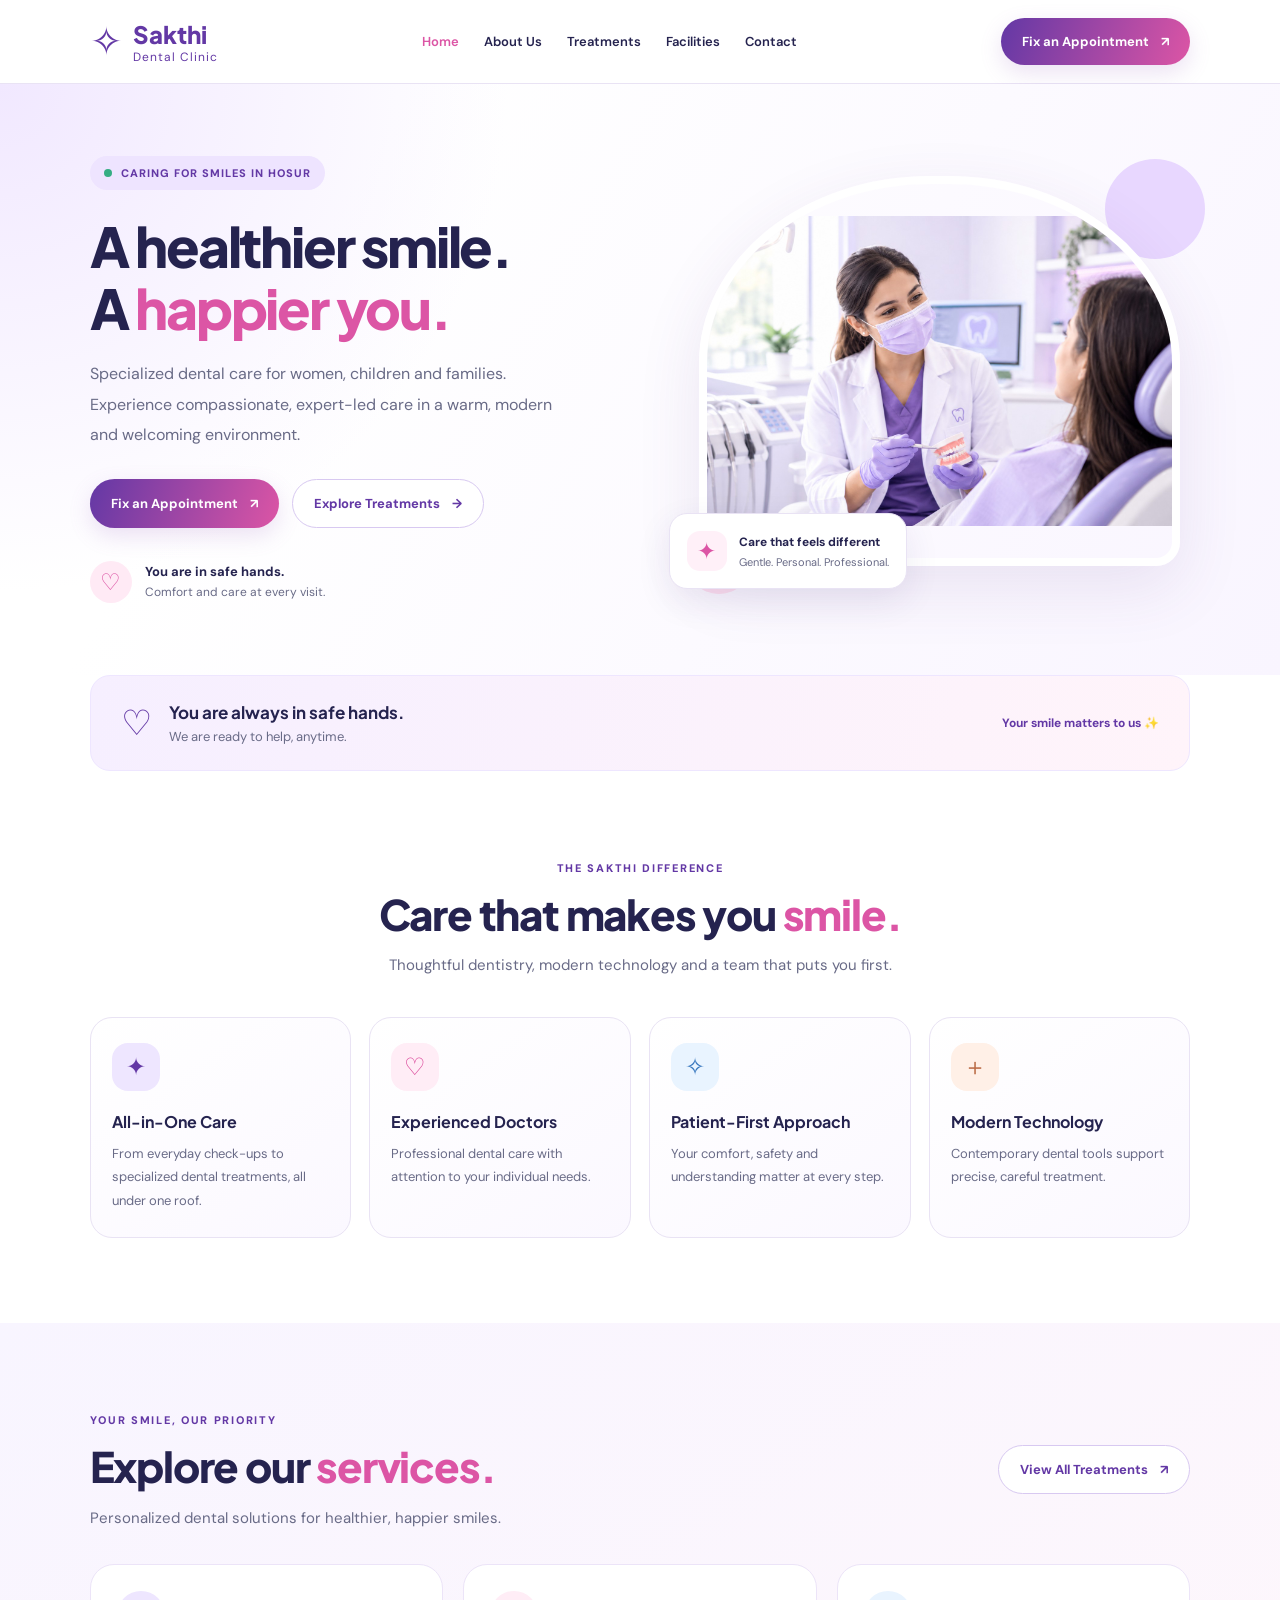
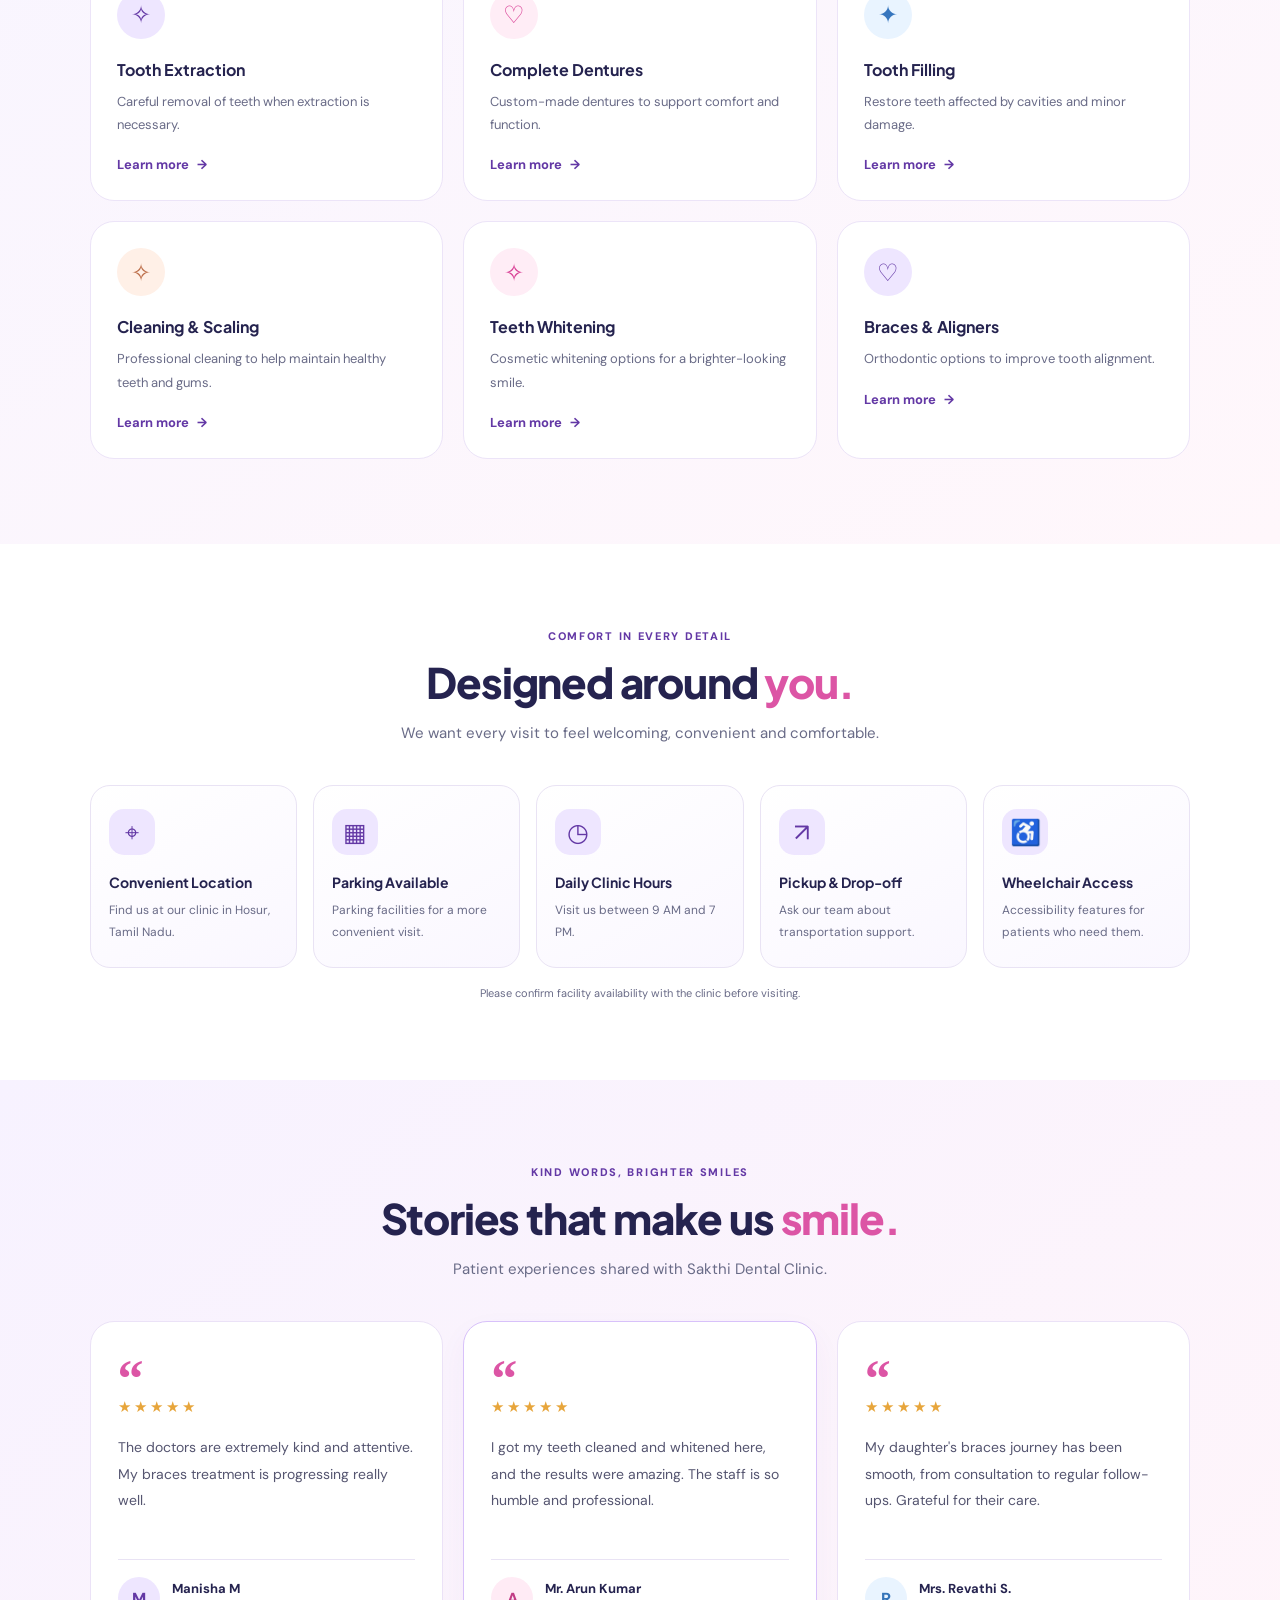
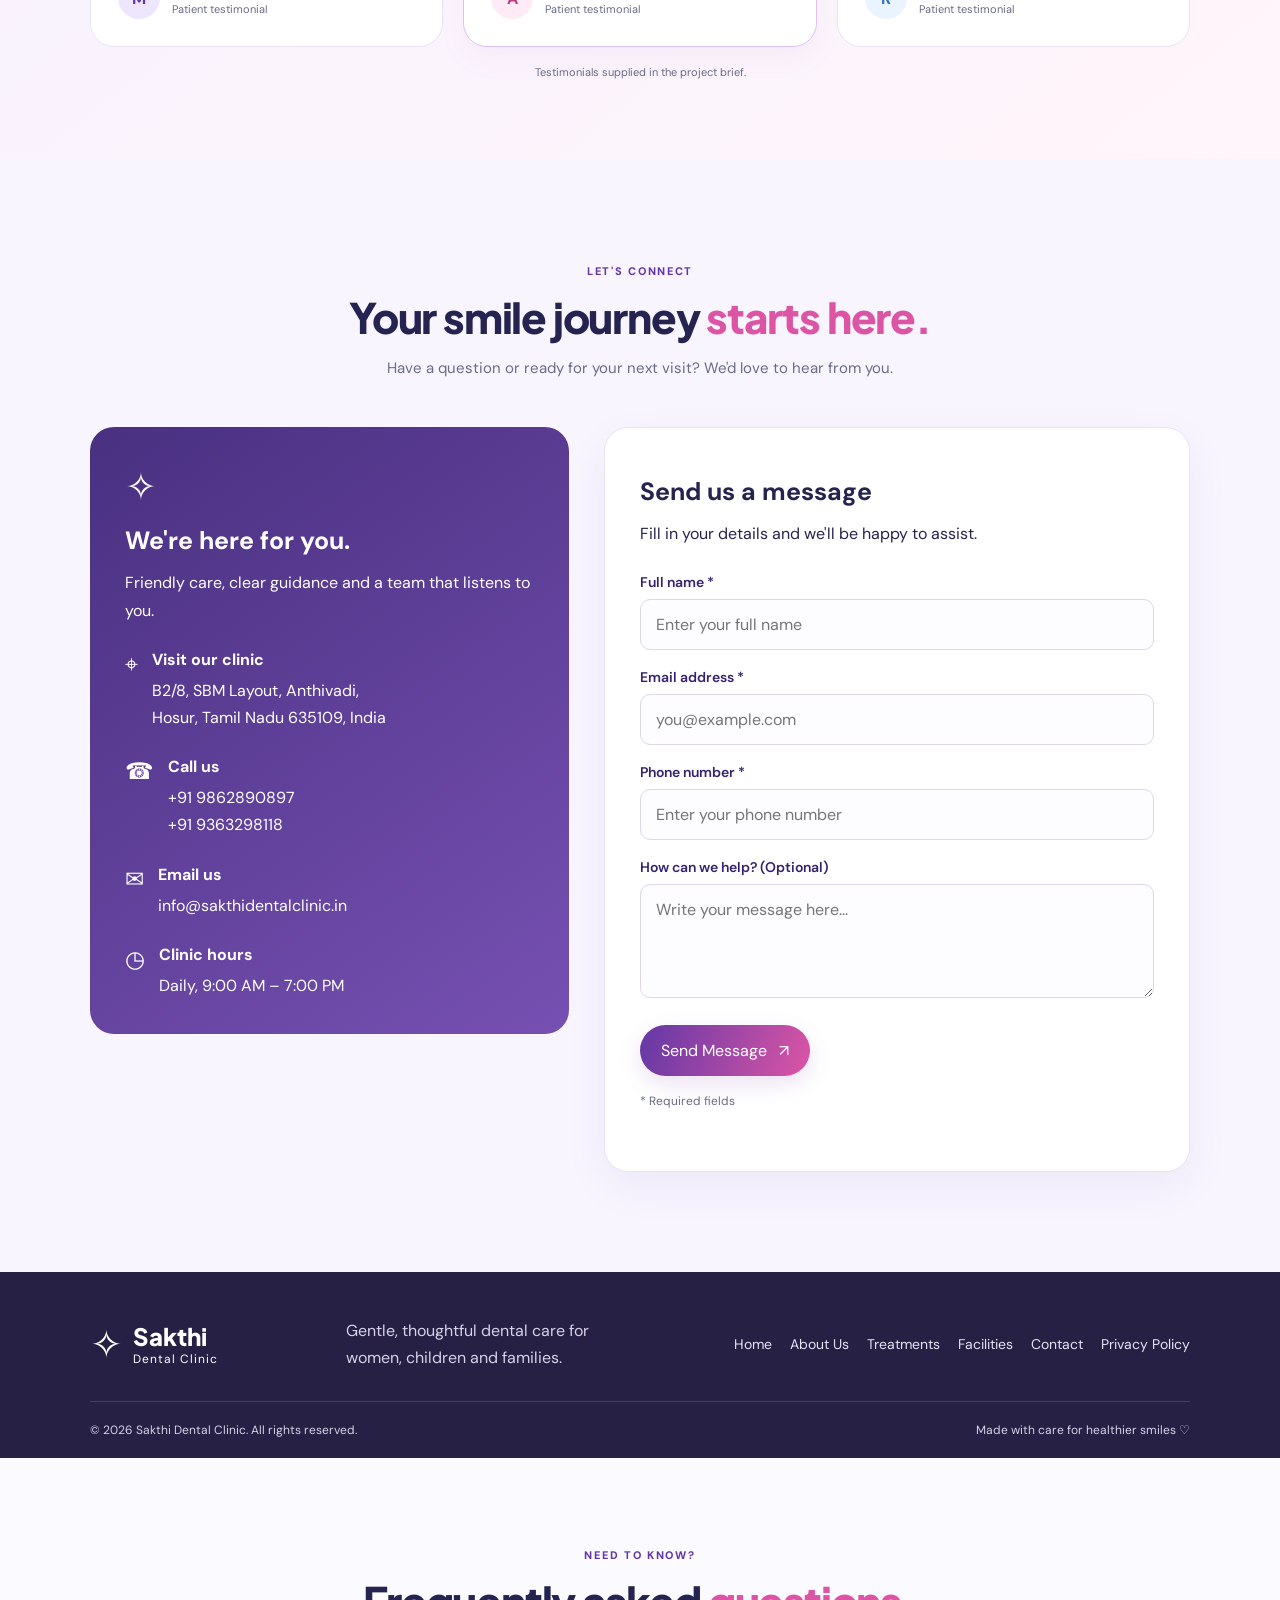
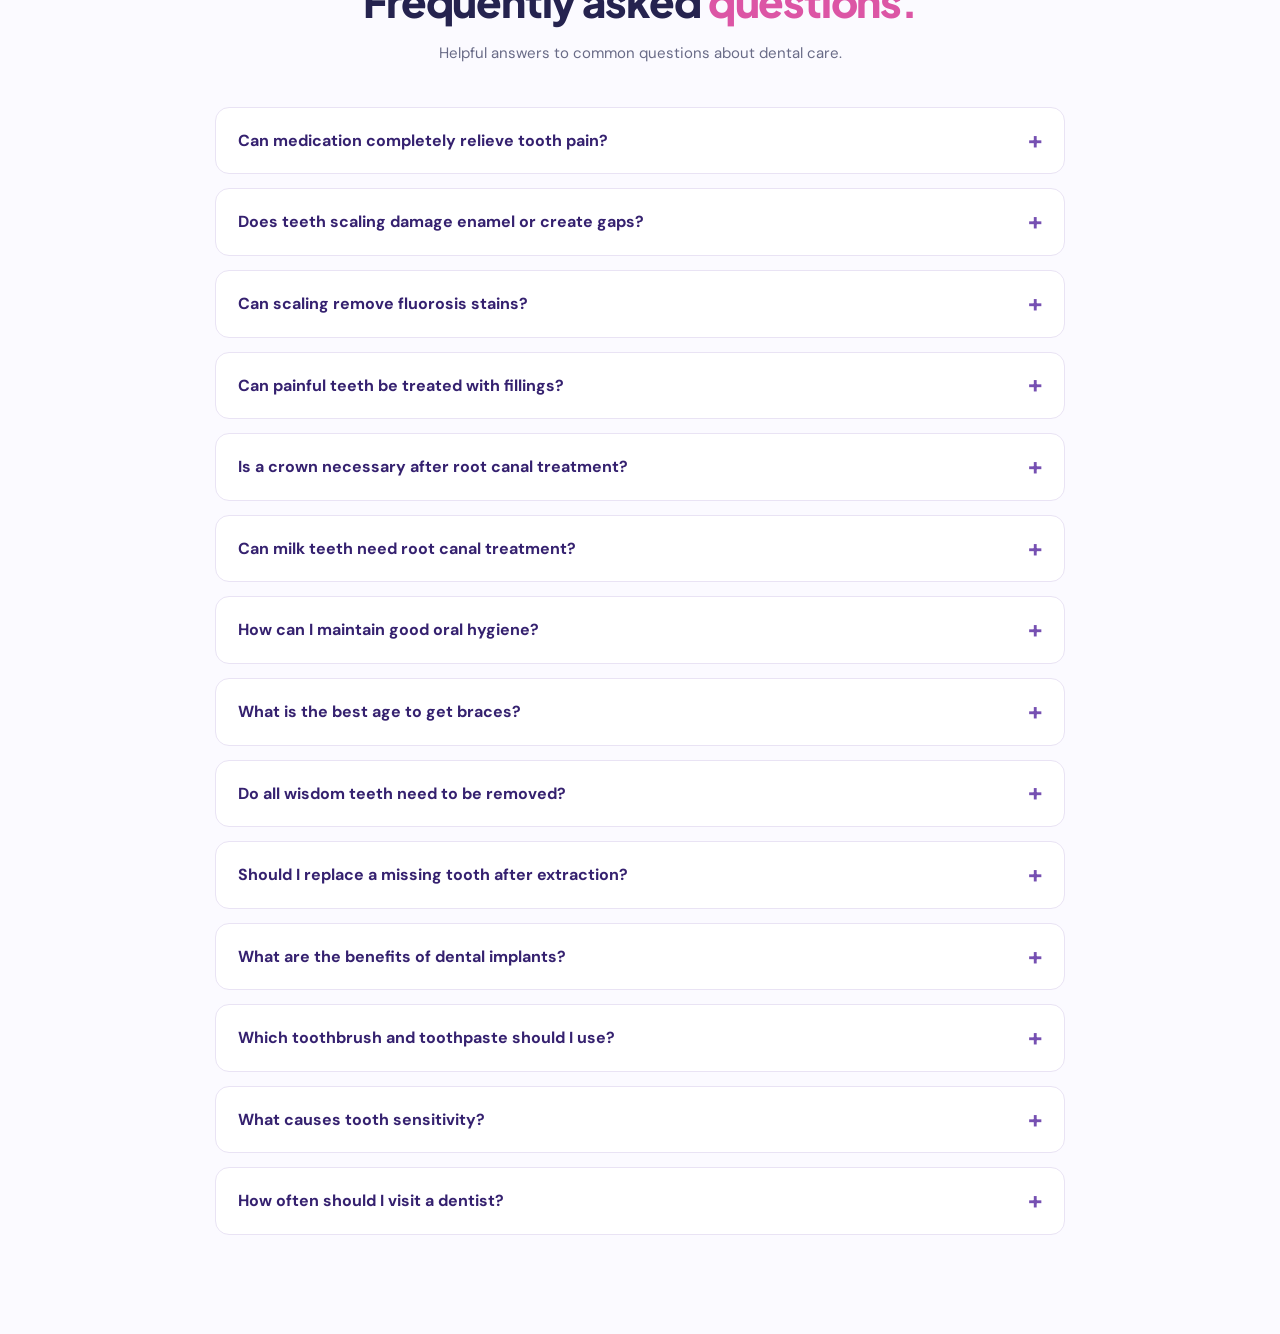
<file: index.html>
<!DOCTYPE html>
<html lang="en">
<head>
  <meta charset="UTF-8">
  <meta name="viewport" content="width=device-width, initial-scale=1.0">

  <meta name="description" content="Discover compassionate dental care for women, children and families at Sakthi Dental Clinic, Hosur.">

  <title>Sakthi Dental Clinic | Healthy Smiles, Happier Lives</title>

  <link rel="preconnect" href="https://fonts.googleapis.com">
  <link rel="preconnect" href="https://fonts.gstatic.com" crossorigin>
  <link href="https://fonts.googleapis.com/css2?family=DM+Sans:wght@400;500;600;700&family=Plus+Jakarta+Sans:wght@400;500;600;700;800&display=swap" rel="stylesheet">

  <link rel="stylesheet" href="style.css">
  <script src="script.js" defer></script>
</head>

<body>

  
<header class="site-header">
  <a href="index.html" class="brand">
    <span class="brand-icon">✧</span>
    <span>
      <strong>Sakthi</strong>
      <small>Dental Clinic</small>
    </span>
  </a>

  <nav class="nav-links" id="navLinks">
    <a href="index.html" class="active">Home</a>
    <a href="about.html">About Us</a>
    <a href="treatments.html">Treatments</a>
    <a href="#facilities">Facilities</a>
    <a href="#contact">Contact</a>
  </nav>

  <a href="#contact" class="btn btn-primary header-cta">
    Fix an Appointment <span>↗</span>
  </a>

  <button class="menu-toggle" id="menuToggle"
          aria-label="Toggle navigation"
          aria-expanded="false">
    ☰
  </button>
</header>

<main>
  <section class="hero" id="home">
    <div class="hero-content">
      <span class="eyebrow">
        <span class="status-dot"></span>
        CARING FOR SMILES IN HOSUR
      </span>

      <h1>
        A healthier smile.<br>
        A <span>happier you.</span>
      </h1>

      <p class="hero-description">
        Specialized dental care for women, children and families.
        Experience compassionate, expert-led care in a warm,
        modern and welcoming environment.
      </p>

      <div class="hero-actions">
        <a href="#contact" class="btn btn-primary">
          Fix an Appointment <span>↗</span>
        </a>
        <a href="#treatments" class="btn btn-outline">
          Explore Treatments <span>→</span>
        </a>
      </div>

      <div class="hero-trust">
        <span class="trust-icon">♡</span>
        <p><strong>You are in safe hands.</strong>
          <small>Comfort and care at every visit.</small>
        </p>
      </div>
    </div>

    <div class="hero-visual">
      <div class="hero-image-frame">
        <img src="images/dentist-hero.png" alt="Female dentist explaining dental care to a patient" loading="eager">
      </div>

      <div class="floating-card">
        <span class="floating-icon">✦</span>
        <span>
          <strong>Care that feels different</strong>
          <small>Gentle. Personal. Professional.</small>
        </span>
      </div>

      <div class="decor decor-one"></div>
      <div class="decor decor-two"></div>
    </div>
  </section>

  <section class="assurance">
    <span class="assurance-icon">♡</span>
    <div>
      <h2>You are always in safe hands.</h2>
      <p>We are ready to help, anytime.</p>
    </div>
    <span class="assurance-note">Your smile matters to us ✨</span>
  </section>
  
<section class="why-section" id="about">
  <div class="section-heading">
    <span class="section-tag">THE SAKTHI DIFFERENCE</span>
    <h2>Care that makes you <span>smile.</span></h2>
    <p>Thoughtful dentistry, modern technology and a team that puts you first.</p>
  </div>

  <div class="benefit-grid">
    <article class="benefit-card">
      <span class="benefit-icon lavender">✦</span>
      <h3>All-in-One Care</h3>
      <p>From everyday check-ups to specialized dental treatments, all under one roof.</p>
    </article>

    <article class="benefit-card">
      <span class="benefit-icon pink">♡</span>
      <h3>Experienced Doctors</h3>
      <p>Professional dental care with attention to your individual needs.</p>
    </article>

    <article class="benefit-card">
      <span class="benefit-icon blue">✧</span>
      <h3>Patient-First Approach</h3>
      <p>Your comfort, safety and understanding matter at every step.</p>
    </article>

    <article class="benefit-card">
      <span class="benefit-icon peach">＋</span>
      <h3>Modern Technology</h3>
      <p>Contemporary dental tools support precise, careful treatment.</p>
    </article>
  </div>
</section>

<section class="treatments-section" id="treatments">
  <div class="treatments-heading">
    <div class="section-heading align-left">
      <span class="section-tag">YOUR SMILE, OUR PRIORITY</span>
      <h2>Explore our <span>services.</span></h2>
      <p>Personalized dental solutions for healthier, happier smiles.</p>
    </div>

    <a href="treatments.html" class="btn btn-outline">
      View All Treatments <span>↗</span>
    </a>
  </div>

  <div class="treatment-grid">
    <article class="treatment-card">
      <span class="treatment-icon">✧</span>
      <h3>Tooth Extraction</h3>
      <p>Careful removal of teeth when extraction is necessary.</p>
      <a href="treatments.html">Learn more <span>→</span></a>
    </article>

    <article class="treatment-card">
      <span class="treatment-icon pink">♡</span>
      <h3>Complete Dentures</h3>
      <p>Custom-made dentures to support comfort and function.</p>
      <a href="treatments.html">Learn more <span>→</span></a>
    </article>

    <article class="treatment-card">
      <span class="treatment-icon blue">✦</span>
      <h3>Tooth Filling</h3>
      <p>Restore teeth affected by cavities and minor damage.</p>
      <a href="treatments.html">Learn more <span>→</span></a>
    </article>

    <article class="treatment-card">
      <span class="treatment-icon peach">✧</span>
      <h3>Cleaning & Scaling</h3>
      <p>Professional cleaning to help maintain healthy teeth and gums.</p>
      <a href="treatments.html">Learn more <span>→</span></a>
    </article>

    <article class="treatment-card">
      <span class="treatment-icon pink">✧</span>
      <h3>Teeth Whitening</h3>
      <p>Cosmetic whitening options for a brighter-looking smile.</p>
      <a href="treatments.html">Learn more <span>→</span></a>
    </article>

    <article class="treatment-card">
      <span class="treatment-icon lavender">♡</span>
      <h3>Braces & Aligners</h3>
      <p>Orthodontic options to improve tooth alignment.</p>
      <a href="treatments.html">Learn more <span>→</span></a>
    </article>
  </div>
</section>

<section class="facilities-section" id="facilities">
  <div class="section-heading">
    <span class="section-tag">COMFORT IN EVERY DETAIL</span>
    <h2>Designed around <span>you.</span></h2>
    <p>We want every visit to feel welcoming, convenient and comfortable.</p>
  </div>

  <div class="facility-grid">
    <article class="facility-card">
      <span class="facility-icon">⌖</span>
      <h3>Convenient Location</h3>
      <p>Find us at our clinic in Hosur, Tamil Nadu.</p>
    </article>

    <article class="facility-card">
      <span class="facility-icon">▦</span>
      <h3>Parking Available</h3>
      <p>Parking facilities for a more convenient visit.</p>
    </article>

    <article class="facility-card">
      <span class="facility-icon">◷</span>
      <h3>Daily Clinic Hours</h3>
      <p>Visit us between 9 AM and 7 PM.</p>
    </article>

    <article class="facility-card">
      <span class="facility-icon">↗</span>
      <h3>Pickup & Drop-off</h3>
      <p>Ask our team about transportation support.</p>
    </article>

    <article class="facility-card">
      <span class="facility-icon">♿</span>
      <h3>Wheelchair Access</h3>
      <p>Accessibility features for patients who need them.</p>
    </article>
  </div>
  <p class="facility-note">Please confirm facility availability with the clinic before visiting.</p>
</section>

<section class="testimonials-section" id="testimonials">
  <div class="section-heading">
    <span class="section-tag">KIND WORDS, BRIGHTER SMILES</span>
    <h2>Stories that make us <span>smile.</span></h2>
    <p>Patient experiences shared with Sakthi Dental Clinic.</p>
  </div>

  <div class="testimonial-grid">
    <article class="testimonial-card">
      <div class="quote-mark">“</div>
      <div class="stars" aria-label="5 out of 5 stars">★★★★★</div>
      <p class="quote-text">
        The doctors are extremely kind and attentive. My braces
        treatment is progressing really well.
      </p>
      <div class="reviewer">
        <span class="review-avatar avatar-one">M</span>
        <span><strong>Manisha M</strong><small>Patient testimonial</small></span>
      </div>
    </article>

    <article class="testimonial-card featured-review">
      <div class="quote-mark">“</div>
      <div class="stars" aria-label="5 out of 5 stars">★★★★★</div>
      <p class="quote-text">
        I got my teeth cleaned and whitened here, and the results
        were amazing. The staff is so humble and professional.
      </p>
      <div class="reviewer">
        <span class="review-avatar avatar-two">A</span>
        <span><strong>Mr. Arun Kumar</strong><small>Patient testimonial</small></span>
      </div>
    </article>

    <article class="testimonial-card">
      <div class="quote-mark">“</div>
      <div class="stars" aria-label="5 out of 5 stars">★★★★★</div>
      <p class="quote-text">
        My daughter's braces journey has been smooth, from
        consultation to regular follow-ups. Grateful for their care.
      </p>
      <div class="reviewer">
        <span class="review-avatar avatar-three">R</span>
        <span><strong>Mrs. Revathi S.</strong><small>Patient testimonial</small></span>
      </div>
    </article>
  </div>
  <p class="testimonial-note">Testimonials supplied in the project brief.</p>
</section>

<section class="contact-section" id="contact">
  <div class="section-heading">
    <span class="section-tag">LET'S CONNECT</span>
    <h2>Your smile journey <span>starts here.</span></h2>
    <p>Have a question or ready for your next visit? We'd love to hear from you.</p>
  </div>

  <div class="contact-layout">
    <div class="contact-info">
      <span class="contact-symbol">✧</span>
      <h3>We're here for you.</h3>
      <p>Friendly care, clear guidance and a team that listens to you.</p>

      <div class="contact-detail">
        <span>⌖</span>
        <div>
          <strong>Visit our clinic</strong>
          <p>B2/8, SBM Layout, Anthivadi,<br>Hosur, Tamil Nadu 635109, India</p>
        </div>
      </div>

      <div class="contact-detail">
        <span>☎</span>
        <div>
          <strong>Call us</strong>
          <p>+91 9862890897<br>+91 9363298118</p>
        </div>
      </div>

      <div class="contact-detail">
        <span>✉</span>
        <div>
          <strong>Email us</strong>
          <p>info@sakthidentalclinic.in</p>
        </div>
      </div>

      <div class="contact-detail">
        <span>◷</span>
        <div>
          <strong>Clinic hours</strong>
          <p>Daily, 9:00 AM – 7:00 PM</p>
        </div>
      </div>
    </div>

    <form class="contact-form" id="contactForm">
      <h3>Send us a message</h3>
      <p>Fill in your details and we'll be happy to assist.</p>

      <label for="fullName">Full name *</label>
      <input type="text" id="fullName" name="name"
        placeholder="Enter your full name" required>

      <label for="email">Email address *</label>
      <input type="email" id="email" name="email"
        placeholder="you@example.com" required>

      <label for="phone">Phone number *</label>
      <input type="tel" id="phone" name="phone"
        placeholder="Enter your phone number"
        pattern="[0-9+\-\s()]{7,20}" required>

      <label for="message">How can we help? (Optional)</label>
      <textarea id="message" name="message" rows="4"
        placeholder="Write your message here..."></textarea>

      <button type="submit" class="btn btn-primary form-submit">
        Send Message <span>↗</span>
      </button>

      <p class="form-note" id="formNote" role="status">
        * Required fields
      </p>
    </form>
  </div>
</section>

<footer class="site-footer">
  <div class="footer-main">
    <a href="index.html" class="brand footer-brand">
      <span class="brand-icon">✧</span>
      <span><strong>Sakthi</strong><small>Dental Clinic</small></span>
    </a>

    <p>Gentle, thoughtful dental care for women, children and families.</p>

    <div class="footer-links">
      <a href="index.html">Home</a>
      <a href="about.html">About Us</a>
      <a href="treatments.html">Treatments</a>
      <a href="#facilities">Facilities</a>
      <a href="#contact">Contact</a>
      <a href="privacy.html">Privacy Policy</a>
    </div>
  </div>

  <div class="footer-bottom">
    <p>© <span id="currentYear"></span> Sakthi Dental Clinic. All rights reserved.</p>
    <p>Made with care for healthier smiles ♡</p>
  </div>
</footer>

<section class="faq-section" id="faqs">
  <div class="section-heading">
    <span class="section-tag">NEED TO KNOW?</span>
    <h2>Frequently asked <span>questions.</span></h2>
    <p>Helpful answers to common questions about dental care.</p>
  </div>

  <div class="faq-list">
    <details class="faq-item">
      <summary>Can medication completely relieve tooth pain?</summary>
      <p>Not entirely. While medications may offer short-term relief, lasting relief requires identifying and treating the root cause through professional dental care.</p>
    </details>

    <details class="faq-item">
      <summary>Does teeth scaling damage enamel or create gaps?</summary>
      <p>No. Scaling removes plaque and tartar. Temporary sensitivity may occur, but scaling does not damage healthy enamel or create gaps between teeth.</p>
    </details>

    <details class="faq-item">
      <summary>Can scaling remove fluorosis stains?</summary>
      <p>Scaling removes surface stains but not fluorosis, which is an internal stain. A dentist can discuss suitable cosmetic options.</p>
    </details>

    <details class="faq-item">
      <summary>Can painful teeth be treated with fillings?</summary>
      <p>Not always. If decay reaches the tooth pulp, root canal treatment or extraction may be considered after a dental examination.</p>
    </details>

    <details class="faq-item">
      <summary>Is a crown necessary after root canal treatment?</summary>
      <p>A crown is often recommended to protect a treated tooth, depending on how much tooth structure remains and the tooth's condition.</p>
    </details>

    <details class="faq-item">
      <summary>Can milk teeth need root canal treatment?</summary>
      <p>Yes. In some cases, treatment can preserve a badly decayed milk tooth and help prevent infection or premature tooth loss.</p>
    </details>

    <details class="faq-item">
      <summary>How can I maintain good oral hygiene?</summary>
      <p>Brush twice daily with fluoride toothpaste, clean between your teeth, rinse after meals when appropriate, and schedule regular dental check-ups.</p>
    </details>

    <details class="faq-item">
      <summary>What is the best age to get braces?</summary>
      <p>It depends on the individual. Many children are assessed for orthodontic treatment around ages 7–12, while braces may be fitted later depending on their needs.</p>
    </details>

    <details class="faq-item">
      <summary>Do all wisdom teeth need to be removed?</summary>
      <p>No. Removal may be recommended if wisdom teeth cause problems such as infection, impaction or damage to nearby teeth.</p>
    </details>

    <details class="faq-item">
      <summary>Should I replace a missing tooth after extraction?</summary>
      <p>Replacement may help restore chewing and appearance and maintain bite function. Ask your dentist which options suit your situation.</p>
    </details>

    <details class="faq-item">
      <summary>What are the benefits of dental implants?</summary>
      <p>Dental implants can replace missing teeth and support chewing function and appearance. Suitability depends on an individual's oral health.</p>
    </details>

    <details class="faq-item">
      <summary>Which toothbrush and toothpaste should I use?</summary>
      <p>Choose a soft-bristled toothbrush and fluoride toothpaste. Replace your toothbrush regularly, typically every three months or sooner if worn.</p>
    </details>

    <details class="faq-item">
      <summary>What causes tooth sensitivity?</summary>
      <p>Possible causes include enamel wear, tooth decay, exposed roots and cracks. A dentist can help identify the cause.</p>
    </details>

    <details class="faq-item">
      <summary>How often should I visit a dentist?</summary>
      <p>Many people benefit from check-ups every six months, but your dentist may recommend a different schedule based on your oral health.</p>
    </details>
  </div>
</section>

</main>


</body>
</html>
</file>
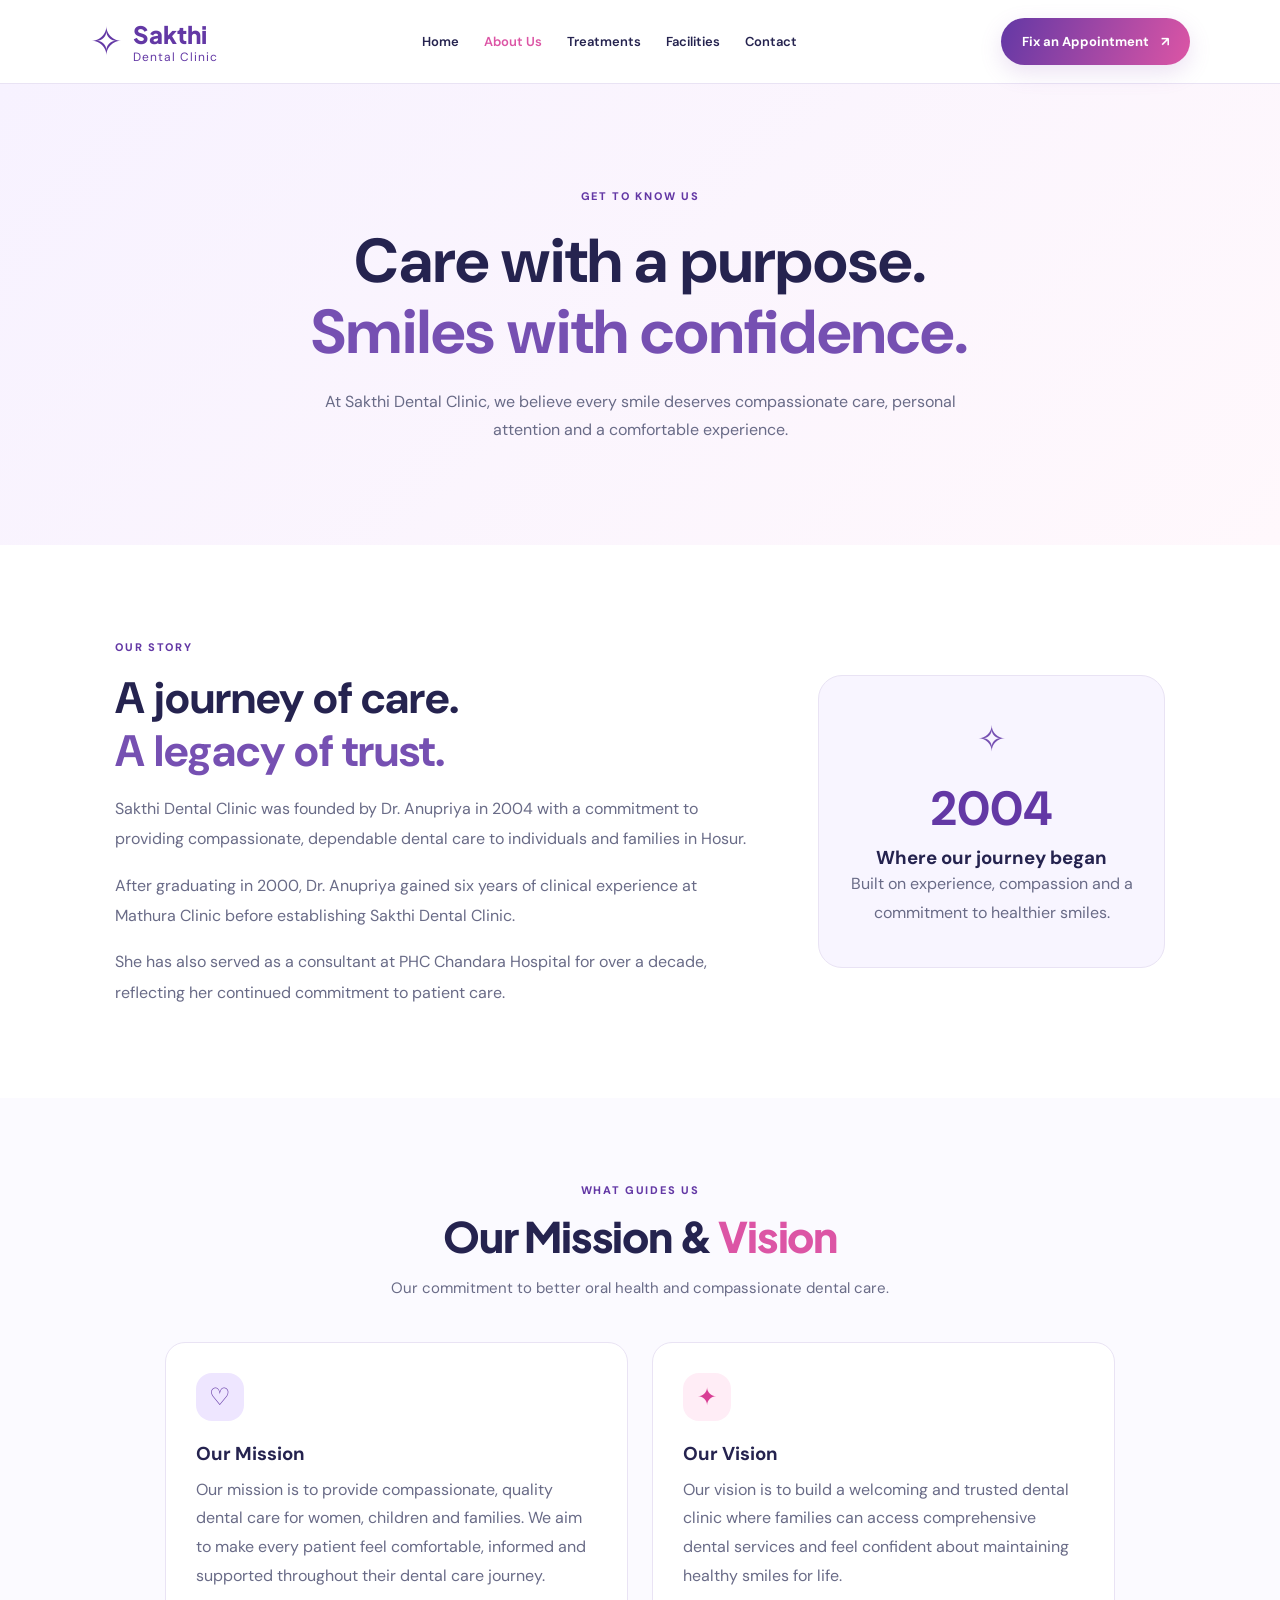
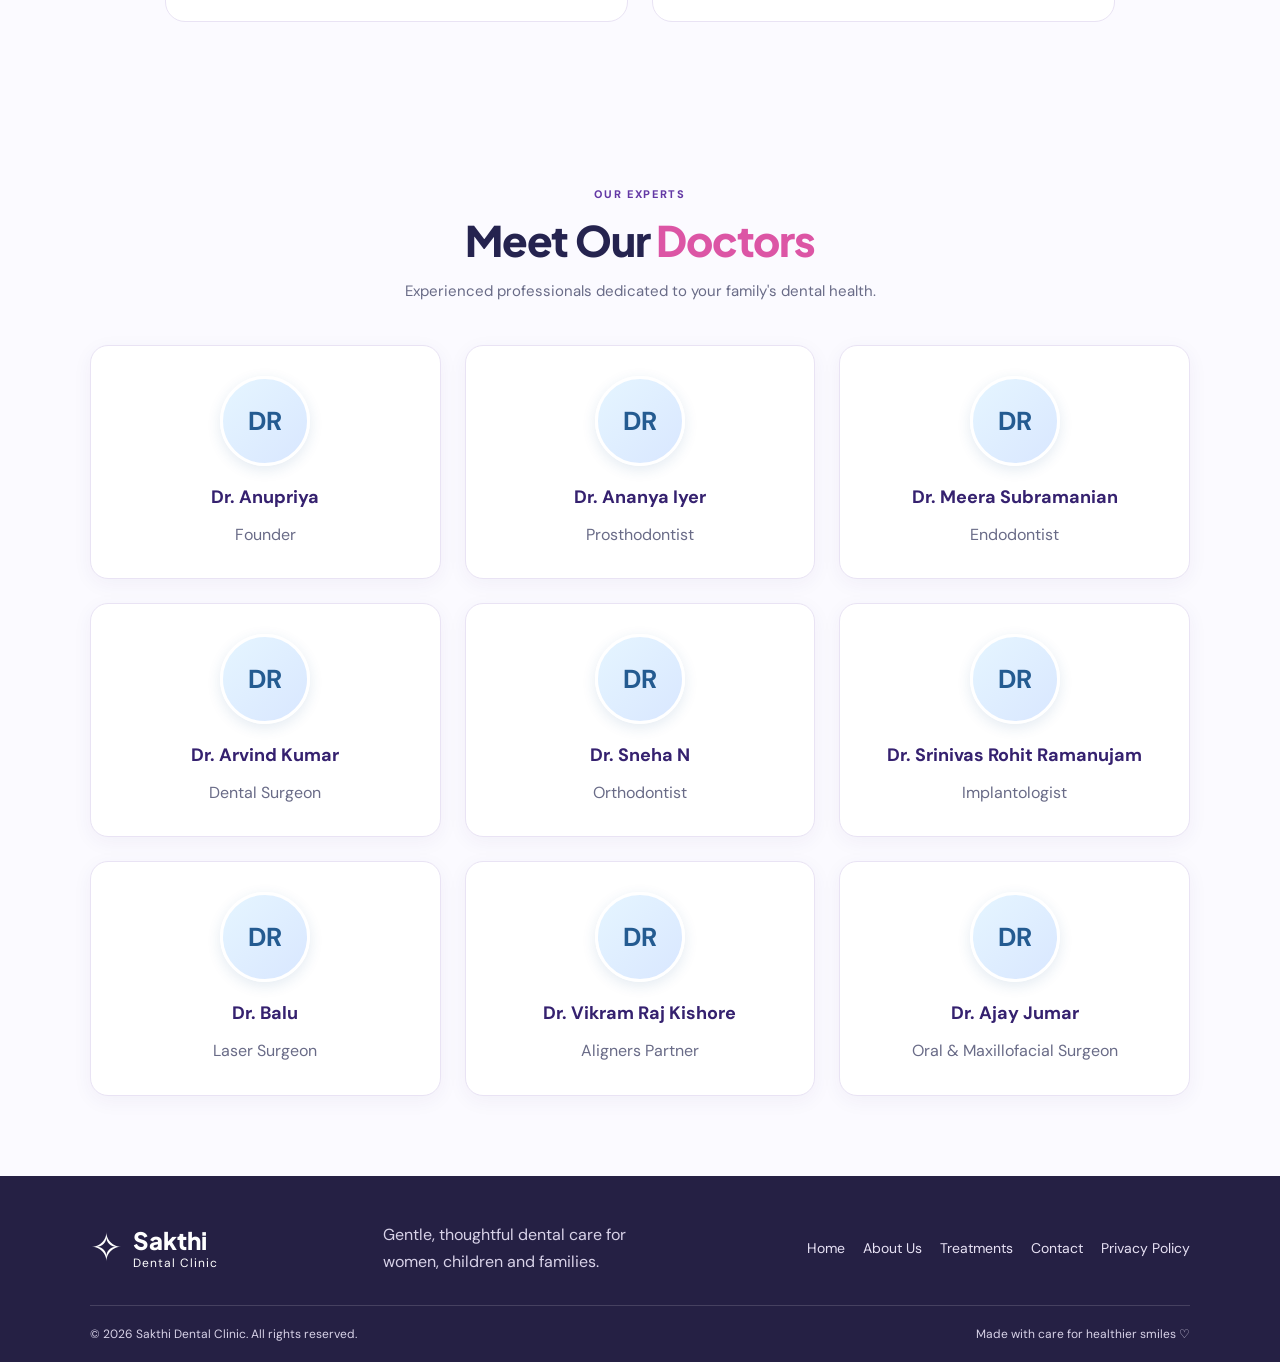
<file: about.html>
<!DOCTYPE html>
<html lang="en">
<head>
  <meta charset="UTF-8">
  <meta name="viewport" content="width=device-width, initial-scale=1.0">
  <meta name="description" content="Learn about Sakthi Dental Clinic in Hosur, our team, mission and commitment to compassionate dental care.">
  <title>About Us | Sakthi Dental Clinic</title>

  <link rel="preconnect" href="https://fonts.googleapis.com">
  <link rel="preconnect" href="https://fonts.gstatic.com" crossorigin>
  <link href="https://fonts.googleapis.com/css2?family=DM+Sans:wght@400;500;600;700&family=Plus+Jakarta+Sans:wght@400;500;600;700;800&display=swap" rel="stylesheet">

  <link rel="stylesheet" href="style.css">
  <script src="script.js" defer></script>
</head>
<body>

  <header class="site-header">
    <a href="index.html" class="brand">
      <span class="brand-icon">✧</span>
      <span><strong>Sakthi</strong><small>Dental Clinic</small></span>
    </a>

    <nav class="nav-links" id="navLinks">
      <a href="index.html">Home</a>
      <a href="about.html" class="active">About Us</a>
      <a href="treatments.html">Treatments</a>
      <a href="index.html#facilities">Facilities</a>
      <a href="index.html#contact">Contact</a>
    </nav>

    <a href="index.html#contact" class="btn btn-primary header-cta">
      Fix an Appointment <span>↗</span>
    </a>

    <button class="menu-toggle" id="menuToggle"
      aria-label="Toggle navigation" aria-expanded="false">☰</button>
  </header>

  <main>
    <section class="about-hero">
      <span class="section-tag">GET TO KNOW US</span>
      <h1>Care with a purpose.<br><span>Smiles with confidence.</span></h1>
      <p>At Sakthi Dental Clinic, we believe every smile deserves
        compassionate care, personal attention and a comfortable experience.</p>
    </section>

    
<section class="about-story">
  <div class="about-story-content">
    <span class="section-tag">OUR STORY</span>
    <h2>A journey of care.<br><span>A legacy of trust.</span></h2>

    <p>Sakthi Dental Clinic was founded by Dr. Anupriya in 2004 with a commitment to providing compassionate, dependable dental care to individuals and families in Hosur.</p>

    <p>After graduating in 2000, Dr. Anupriya gained six years of clinical experience at Mathura Clinic before establishing Sakthi Dental Clinic.</p>

    <p>She has also served as a consultant at PHC Chandara Hospital for over a decade, reflecting her continued commitment to patient care.</p>
  </div>

  <div class="about-highlight">
    <span class="highlight-icon">✧</span>
    <strong>2004</strong>
    <h3>Where our journey began</h3>
    <p>Built on experience, compassion and a commitment to healthier smiles.</p>
  </div>
</section>


    
<section class="mission-section">
  <div class="section-heading">
    <span class="section-tag">WHAT GUIDES US</span>
    <h2>Our Mission &amp; <span>Vision</span></h2>
    <p>Our commitment to better oral health and compassionate dental care.</p>
  </div>

  <div class="mission-grid">
    <article class="mission-card">
      <span class="benefit-icon lavender">♡</span>
      <h3>Our Mission</h3>
      <p>Our mission is to provide compassionate, quality dental care for women, children and families. We aim to make every patient feel comfortable, informed and supported throughout their dental care journey.</p>
    </article>

    <article class="mission-card">
      <span class="benefit-icon pink">✦</span>
      <h3>Our Vision</h3>
      <p>Our vision is to build a welcoming and trusted dental clinic where families can access comprehensive dental services and feel confident about maintaining healthy smiles for life.</p>
    </article>
  </div>
</section>

    
<section class="team-section" id="team">
  <div class="section-heading">
    <span class="section-tag">OUR EXPERTS</span>
    <h2>Meet Our <span>Doctors</span></h2>
    <p>Experienced professionals dedicated to your family's dental health.</p>
  </div>

  <div class="team-grid">
    <article class="team-card">
      <div class="doctor-icon">DR</div>
      <h3>Dr. Anupriya</h3>
      <p>Founder</p>
    </article>

    <article class="team-card">
      <div class="doctor-icon">DR</div>
      <h3>Dr. Ananya Iyer</h3>
      <p>Prosthodontist</p>
    </article>

    <article class="team-card">
      <div class="doctor-icon">DR</div>
      <h3>Dr. Meera Subramanian</h3>
      <p>Endodontist</p>
    </article>

    <article class="team-card">
      <div class="doctor-icon">DR</div>
      <h3>Dr. Arvind Kumar</h3>
      <p>Dental Surgeon</p>
    </article>

    <article class="team-card">
      <div class="doctor-icon">DR</div>
      <h3>Dr. Sneha N</h3>
      <p>Orthodontist</p>
    </article>

    <article class="team-card">
      <div class="doctor-icon">DR</div>
      <h3>Dr. Srinivas Rohit Ramanujam</h3>
      <p>Implantologist</p>
    </article>

    <article class="team-card">
      <div class="doctor-icon">DR</div>
      <h3>Dr. Balu</h3>
      <p>Laser Surgeon</p>
    </article>

    <article class="team-card">
      <div class="doctor-icon">DR</div>
      <h3>Dr. Vikram Raj Kishore</h3>
      <p>Aligners Partner</p>
    </article>

    <article class="team-card">
      <div class="doctor-icon">DR</div>
      <h3>Dr. Ajay Jumar</h3>
      <p>Oral &amp; Maxillofacial Surgeon</p>
    </article>
  </div>
</section>

  </main>

  <footer class="site-footer">
    <div class="footer-main">
      <a href="index.html" class="brand footer-brand">
        <span class="brand-icon">✧</span>
        <span><strong>Sakthi</strong><small>Dental Clinic</small></span>
      </a>
      <p>Gentle, thoughtful dental care for women, children and families.</p>
      <div class="footer-links">
        <a href="index.html">Home</a>
        <a href="about.html">About Us</a>
        <a href="treatments.html">Treatments</a>
        <a href="index.html#contact">Contact</a>
        <a href="privacy.html">Privacy Policy</a>
      </div>
    </div>
    <div class="footer-bottom">
      <p>© <span id="currentYear"></span> Sakthi Dental Clinic. All rights reserved.</p>
      <p>Made with care for healthier smiles ♡</p>
    </div>
  </footer>

</body>
</html>
</file>
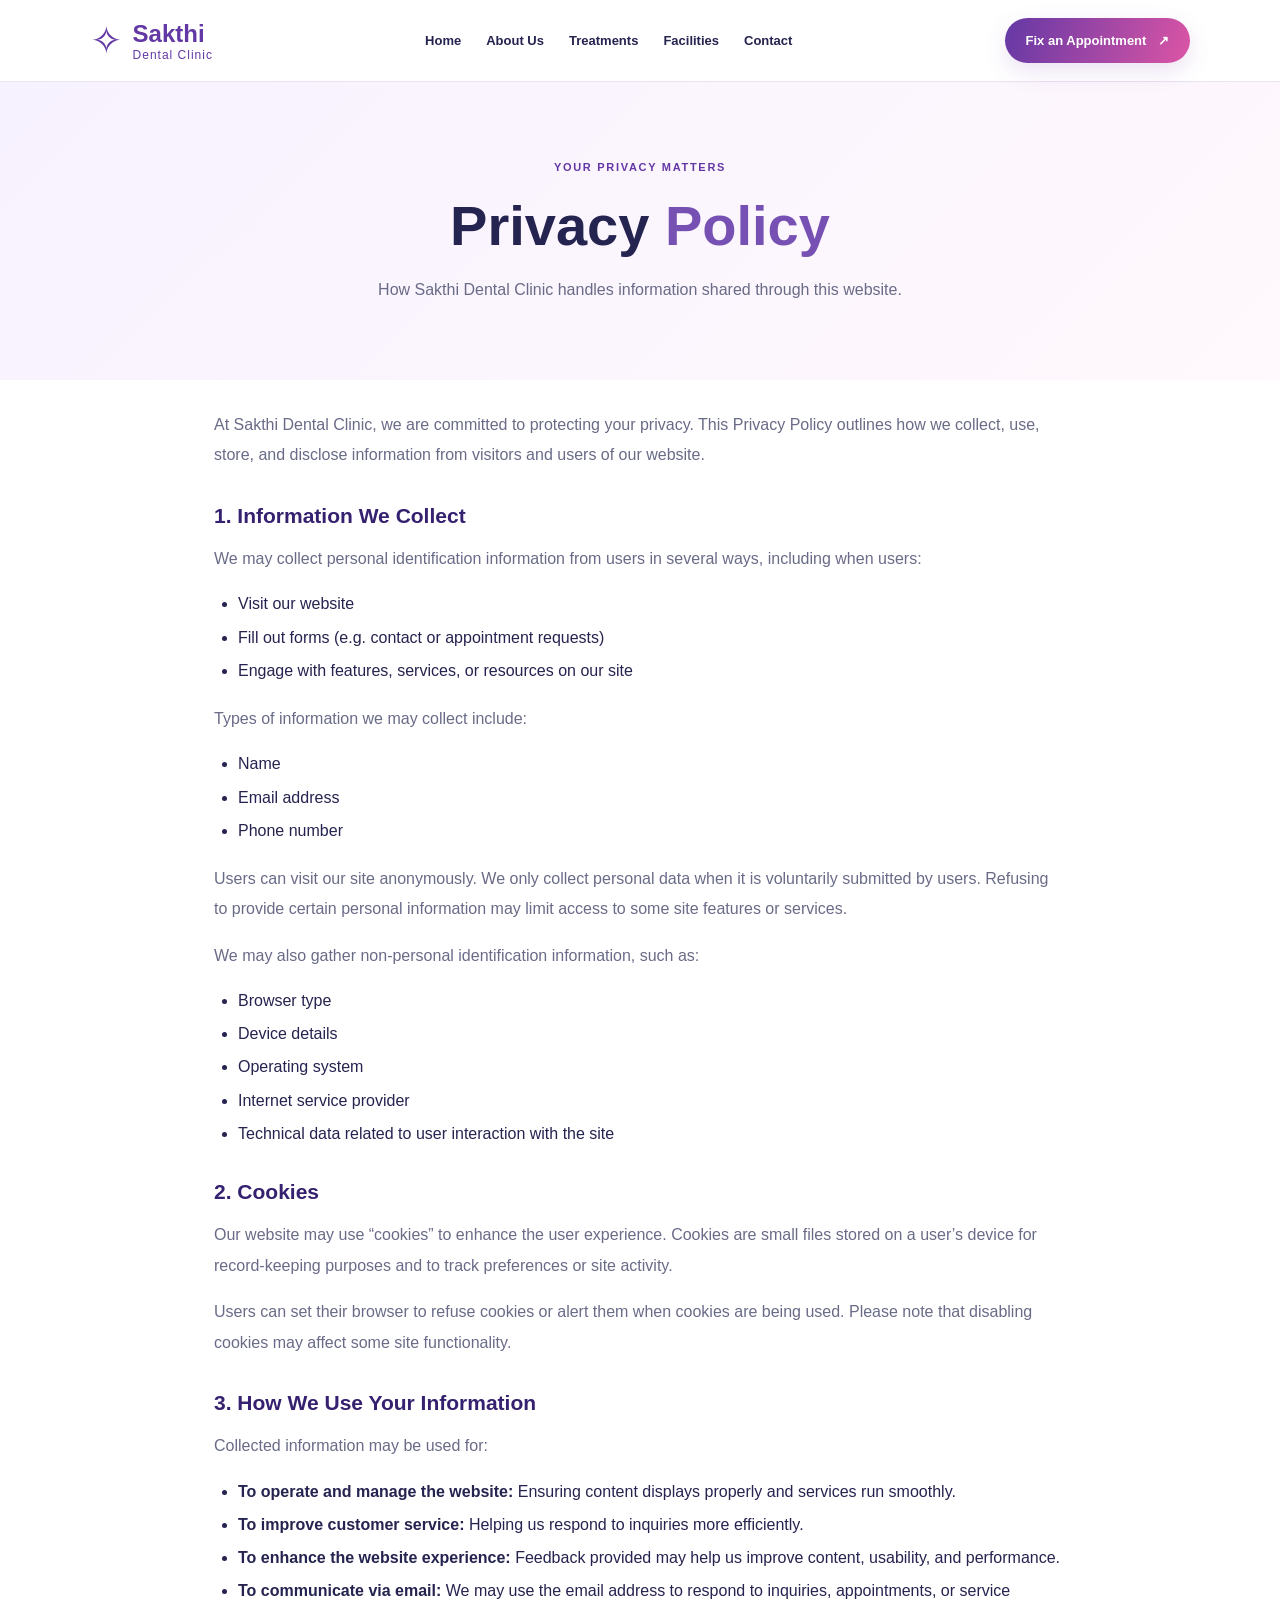
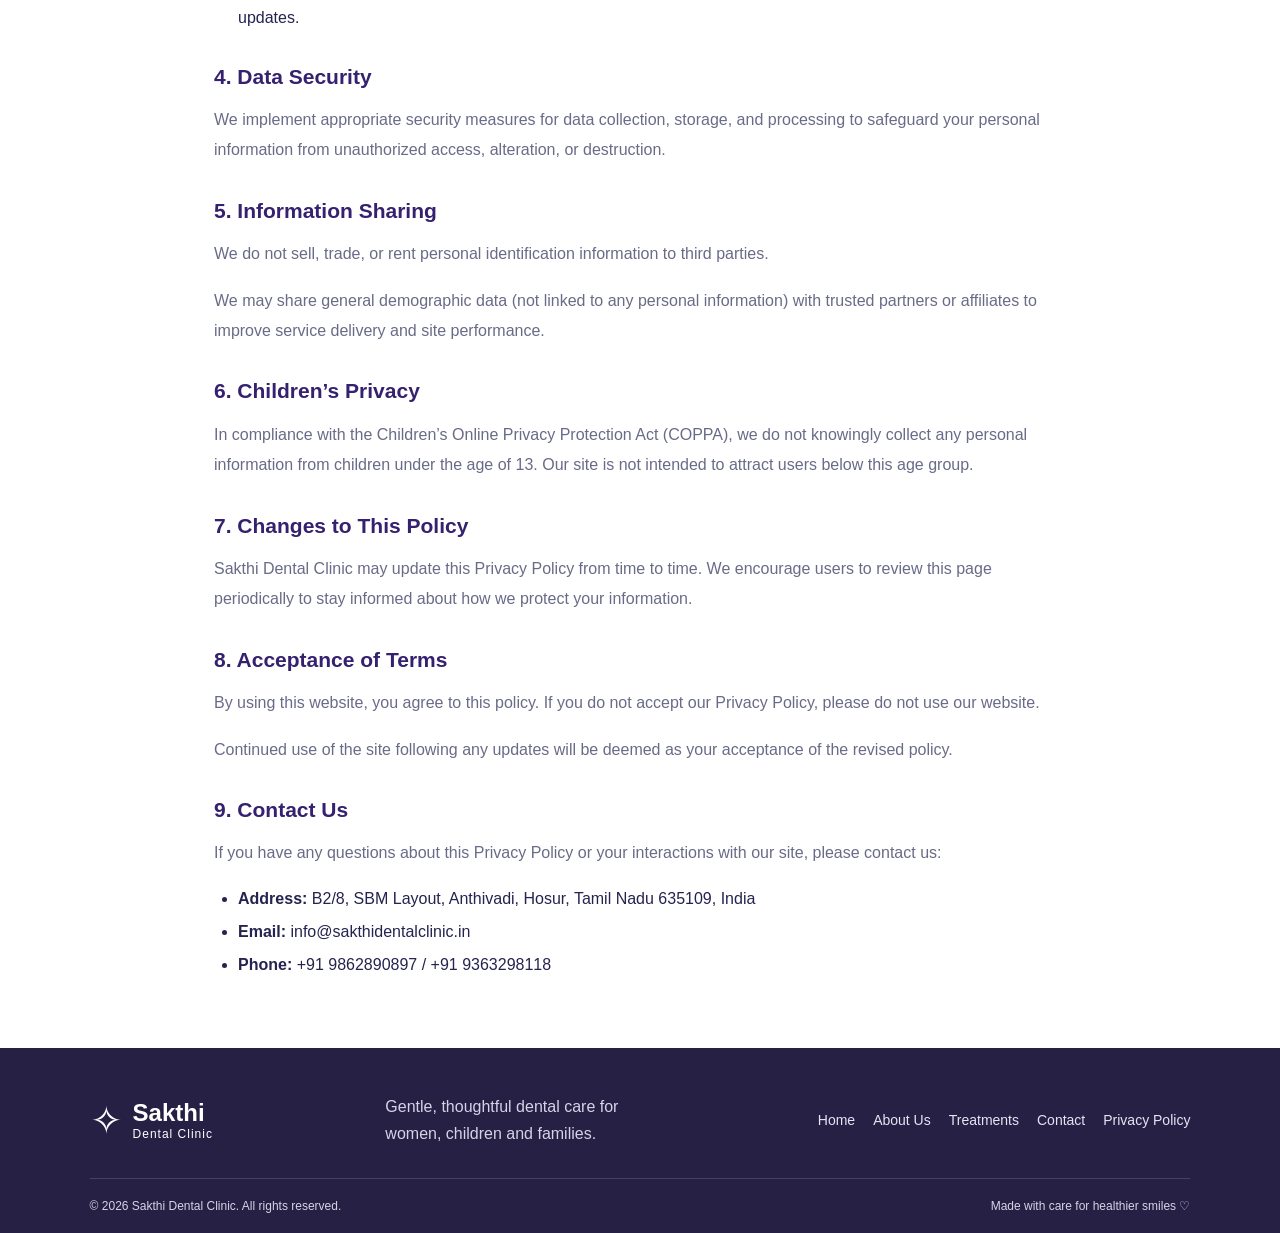
<file: privacy.html>
<!DOCTYPE html>
<html lang="en">
<head>
  <meta charset="UTF-8">
  <meta name="viewport" content="width=device-width, initial-scale=1.0">
  <meta name="description" content="Read the privacy policy for Sakthi Dental Clinic.">
  <title>Privacy Policy | Sakthi Dental Clinic</title>
  <link rel="stylesheet" href="style.css">
  <script src="script.js" defer></script>
</head>
<body>

<header class="site-header">
  <a href="index.html" class="brand">
    <span class="brand-icon">✧</span>
    <span><strong>Sakthi</strong><small>Dental Clinic</small></span>
  </a>

  <nav class="nav-links" id="navLinks">
    <a href="index.html">Home</a>
    <a href="about.html">About Us</a>
    <a href="treatments.html">Treatments</a>
    <a href="index.html#facilities">Facilities</a>
    <a href="index.html#contact">Contact</a>
  </nav>

  <a href="index.html#contact" class="btn btn-primary header-cta">
    Fix an Appointment <span>↗</span>
  </a>

  <button class="menu-toggle" id="menuToggle"
    aria-label="Toggle navigation" aria-expanded="false">☰</button>
</header>

<main class="privacy-page">
  <section class="privacy-hero">
    <span class="section-tag">YOUR PRIVACY MATTERS</span>
    <h1>Privacy <span>Policy</span></h1>
    <p>How Sakthi Dental Clinic handles information shared through this website.</p>
  </section>

  
<article class="privacy-content">
  <p>At Sakthi Dental Clinic, we are committed to protecting your privacy. This Privacy Policy outlines how we collect, use, store, and disclose information from visitors and users of our website.</p>

  <h2>1. Information We Collect</h2>
  <p>We may collect personal identification information from users in several ways, including when users:</p>
  <ul>
    <li>Visit our website</li>
    <li>Fill out forms (e.g. contact or appointment requests)</li>
    <li>Engage with features, services, or resources on our site</li>
  </ul>
  <p>Types of information we may collect include:</p>
  <ul>
    <li>Name</li>
    <li>Email address</li>
    <li>Phone number</li>
  </ul>
  <p>Users can visit our site anonymously. We only collect personal data when it is voluntarily submitted by users. Refusing to provide certain personal information may limit access to some site features or services.</p>
  <p>We may also gather non-personal identification information, such as:</p>
  <ul>
    <li>Browser type</li>
    <li>Device details</li>
    <li>Operating system</li>
    <li>Internet service provider</li>
    <li>Technical data related to user interaction with the site</li>
  </ul>

  <h2>2. Cookies</h2>
  <p>Our website may use “cookies” to enhance the user experience. Cookies are small files stored on a user’s device for record-keeping purposes and to track preferences or site activity.</p>
  <p>Users can set their browser to refuse cookies or alert them when cookies are being used. Please note that disabling cookies may affect some site functionality.</p>

  <h2>3. How We Use Your Information</h2>
  <p>Collected information may be used for:</p>
  <ul>
    <li><strong>To operate and manage the website:</strong> Ensuring content displays properly and services run smoothly.</li>
    <li><strong>To improve customer service:</strong> Helping us respond to inquiries more efficiently.</li>
    <li><strong>To enhance the website experience:</strong> Feedback provided may help us improve content, usability, and performance.</li>
    <li><strong>To communicate via email:</strong> We may use the email address to respond to inquiries, appointments, or service updates.</li>
  </ul>

  <h2>4. Data Security</h2>
  <p>We implement appropriate security measures for data collection, storage, and processing to safeguard your personal information from unauthorized access, alteration, or destruction.</p>

  <h2>5. Information Sharing</h2>
  <p>We do not sell, trade, or rent personal identification information to third parties.</p>
  <p>We may share general demographic data (not linked to any personal information) with trusted partners or affiliates to improve service delivery and site performance.</p>

  <h2>6. Children’s Privacy</h2>
  <p>In compliance with the Children’s Online Privacy Protection Act (COPPA), we do not knowingly collect any personal information from children under the age of 13. Our site is not intended to attract users below this age group.</p>

  <h2>7. Changes to This Policy</h2>
  <p>Sakthi Dental Clinic may update this Privacy Policy from time to time. We encourage users to review this page periodically to stay informed about how we protect your information.</p>

  <h2>8. Acceptance of Terms</h2>
  <p>By using this website, you agree to this policy. If you do not accept our Privacy Policy, please do not use our website.</p>
  <p>Continued use of the site following any updates will be deemed as your acceptance of the revised policy.</p>

  <h2>9. Contact Us</h2>
  <p>If you have any questions about this Privacy Policy or your interactions with our site, please contact us:</p>
  <ul>
    <li><strong>Address:</strong> B2/8, SBM Layout, Anthivadi, Hosur, Tamil Nadu 635109, India</li>
    <li><strong>Email:</strong> info@sakthidentalclinic.in</li>
    <li><strong>Phone:</strong> +91 9862890897 / +91 9363298118</li>
  </ul>
</article>

</main>

<footer class="site-footer">
  <div class="footer-main">
    <a href="index.html" class="brand footer-brand">
      <span class="brand-icon">✧</span>
      <span><strong>Sakthi</strong><small>Dental Clinic</small></span>
    </a>
    <p>Gentle, thoughtful dental care for women, children and families.</p>
    <div class="footer-links">
      <a href="index.html">Home</a>
      <a href="about.html">About Us</a>
      <a href="treatments.html">Treatments</a>
      <a href="index.html#contact">Contact</a>
      <a href="privacy.html">Privacy Policy</a>
    </div>
  </div>
  <div class="footer-bottom">
    <p>© <span id="currentYear"></span> Sakthi Dental Clinic. All rights reserved.</p>
    <p>Made with care for healthier smiles ♡</p>
  </div>
</footer>

</body>
</html>
</file>
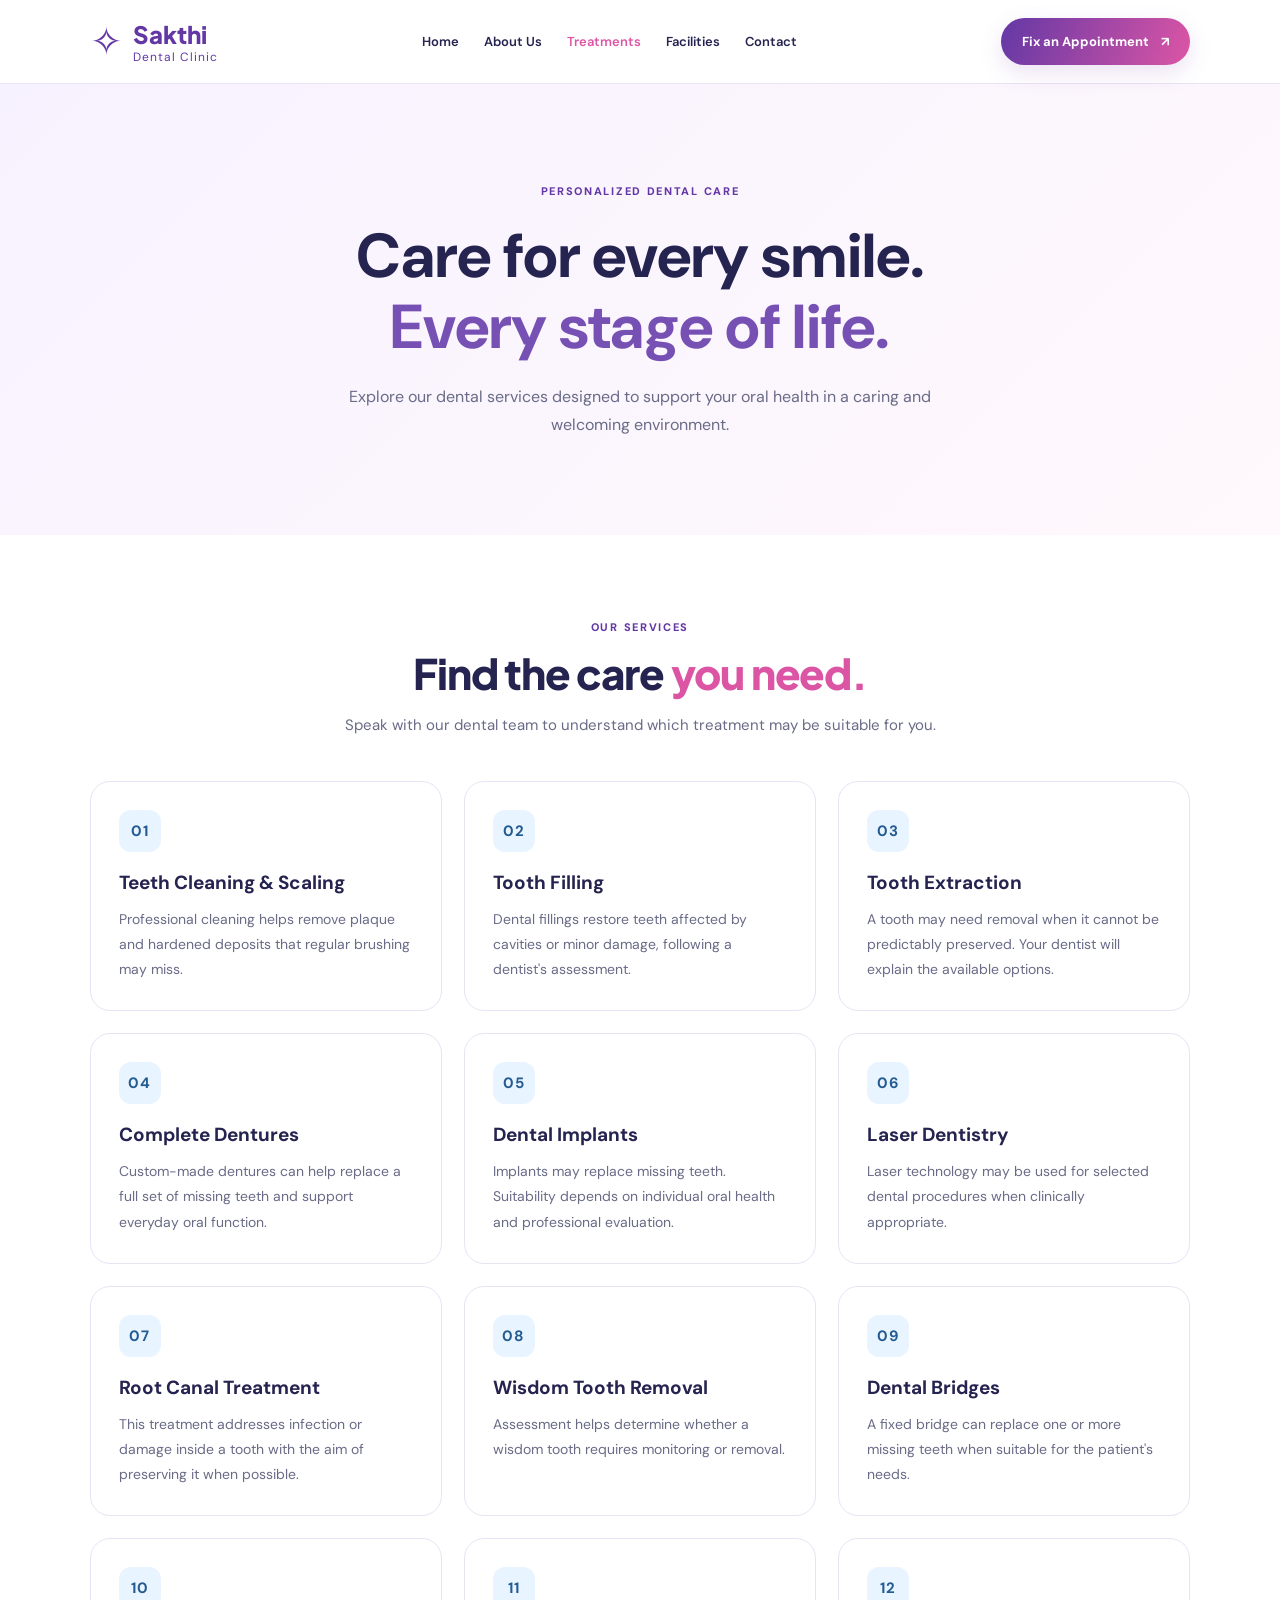
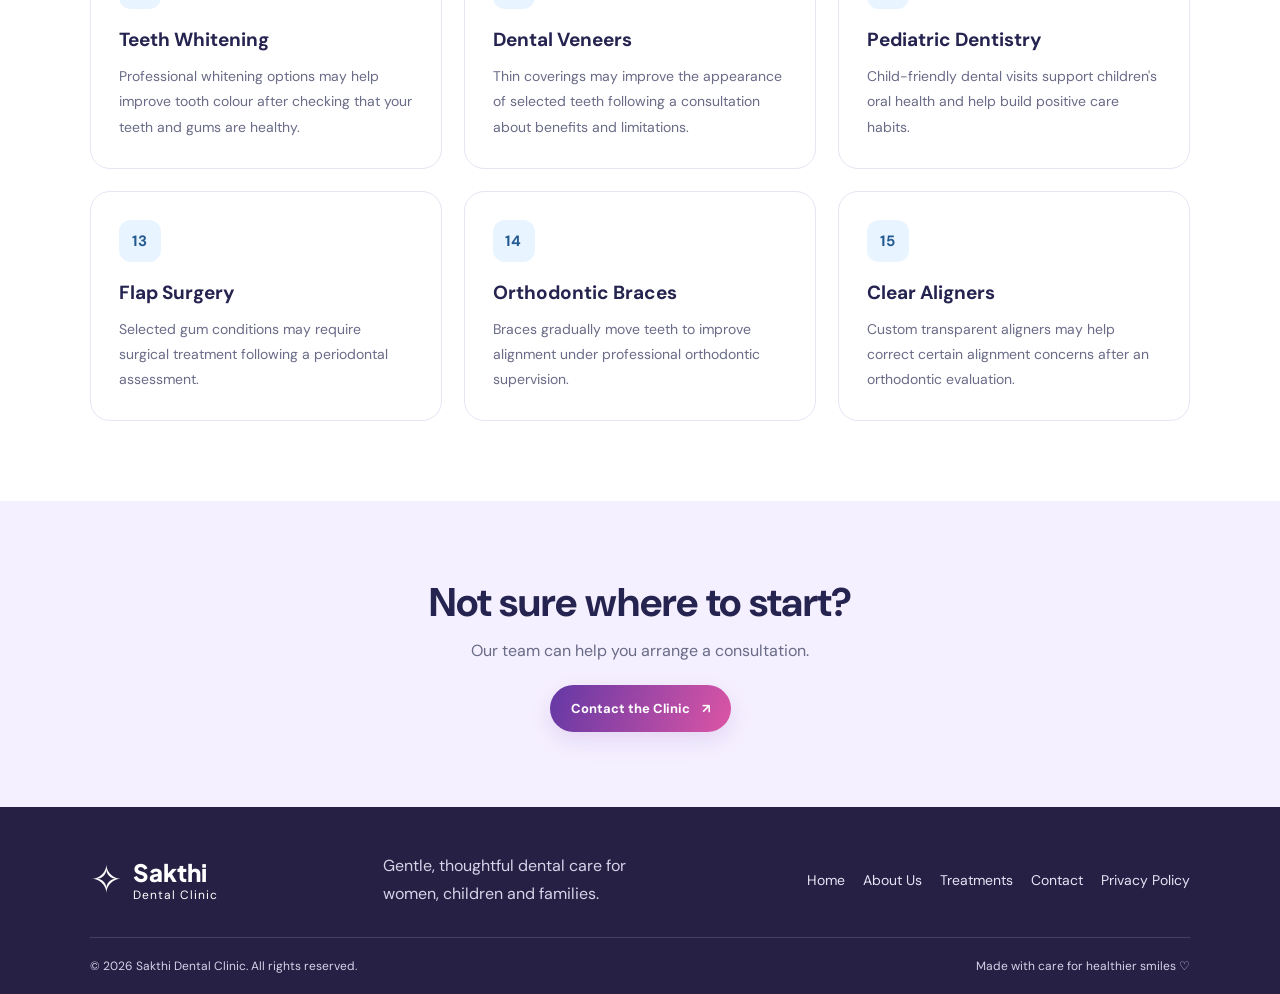
<file: treatments.html>
<!DOCTYPE html>
<html lang="en">
<head>
  <meta charset="UTF-8">
  <meta name="viewport" content="width=device-width, initial-scale=1.0">
  <meta name="description" content="Explore dental treatments at Sakthi Dental Clinic, Hosur, including cleaning, fillings, root canals, braces and more.">
  <title>Dental Treatments | Sakthi Dental Clinic</title>

  <link rel="preconnect" href="https://fonts.googleapis.com">
  <link rel="preconnect" href="https://fonts.gstatic.com" crossorigin>
  <link href="https://fonts.googleapis.com/css2?family=DM+Sans:wght@400;500;600;700&family=Plus+Jakarta+Sans:wght@400;500;600;700;800&display=swap" rel="stylesheet">

  <link rel="stylesheet" href="style.css">
  <script src="script.js" defer></script>
</head>
<body>

<header class="site-header">
  <a href="index.html" class="brand">
    <span class="brand-icon">✧</span>
    <span><strong>Sakthi</strong><small>Dental Clinic</small></span>
  </a>

  <nav class="nav-links" id="navLinks">
    <a href="index.html">Home</a>
    <a href="about.html">About Us</a>
    <a href="treatments.html" class="active">Treatments</a>
    <a href="index.html#facilities">Facilities</a>
    <a href="index.html#contact">Contact</a>
  </nav>

  <a href="index.html#contact" class="btn btn-primary header-cta">
    Fix an Appointment <span>↗</span>
  </a>

  <button class="menu-toggle" id="menuToggle"
    aria-label="Toggle navigation" aria-expanded="false">☰</button>
</header>

<main>
  <section class="treatment-page-hero">
    <span class="section-tag">PERSONALIZED DENTAL CARE</span>
    <h1>Care for every smile.<br><span>Every stage of life.</span></h1>
    <p>Explore our dental services designed to support your oral health
      in a caring and welcoming environment.</p>
  </section>

  <section class="all-treatments">
    <div class="section-heading">
      <span class="section-tag">OUR SERVICES</span>
      <h2>Find the care <span>you need.</span></h2>
      <p>Speak with our dental team to understand which treatment
        may be suitable for you.</p>
    </div>

    <div class="treatment-page-grid">

      <article class="treatment-detail-card">
        <span class="treatment-number">01</span>
        <h3>Teeth Cleaning & Scaling</h3>
        <p>Professional cleaning helps remove plaque and hardened deposits
          that regular brushing may miss.</p>
      </article>

      <article class="treatment-detail-card">
        <span class="treatment-number">02</span>
        <h3>Tooth Filling</h3>
        <p>Dental fillings restore teeth affected by cavities or minor damage,
          following a dentist's assessment.</p>
      </article>

      <article class="treatment-detail-card">
        <span class="treatment-number">03</span>
        <h3>Tooth Extraction</h3>
        <p>A tooth may need removal when it cannot be predictably preserved.
          Your dentist will explain the available options.</p>
      </article>

      <article class="treatment-detail-card">
        <span class="treatment-number">04</span>
        <h3>Complete Dentures</h3>
        <p>Custom-made dentures can help replace a full set of missing teeth
          and support everyday oral function.</p>
      </article>

      <article class="treatment-detail-card">
        <span class="treatment-number">05</span>
        <h3>Dental Implants</h3>
        <p>Implants may replace missing teeth. Suitability depends on
          individual oral health and professional evaluation.</p>
      </article>

      <article class="treatment-detail-card">
        <span class="treatment-number">06</span>
        <h3>Laser Dentistry</h3>
        <p>Laser technology may be used for selected dental procedures
          when clinically appropriate.</p>
      </article>

      <article class="treatment-detail-card">
        <span class="treatment-number">07</span>
        <h3>Root Canal Treatment</h3>
        <p>This treatment addresses infection or damage inside a tooth
          with the aim of preserving it when possible.</p>
      </article>

      <article class="treatment-detail-card">
        <span class="treatment-number">08</span>
        <h3>Wisdom Tooth Removal</h3>
        <p>Assessment helps determine whether a wisdom tooth requires
          monitoring or removal.</p>
      </article>

      <article class="treatment-detail-card">
        <span class="treatment-number">09</span>
        <h3>Dental Bridges</h3>
        <p>A fixed bridge can replace one or more missing teeth
          when suitable for the patient's needs.</p>
      </article>

      <article class="treatment-detail-card">
        <span class="treatment-number">10</span>
        <h3>Teeth Whitening</h3>
        <p>Professional whitening options may help improve tooth colour
          after checking that your teeth and gums are healthy.</p>
      </article>

      <article class="treatment-detail-card">
        <span class="treatment-number">11</span>
        <h3>Dental Veneers</h3>
        <p>Thin coverings may improve the appearance of selected teeth
          following a consultation about benefits and limitations.</p>
      </article>

      <article class="treatment-detail-card">
        <span class="treatment-number">12</span>
        <h3>Pediatric Dentistry</h3>
        <p>Child-friendly dental visits support children's oral health
          and help build positive care habits.</p>
      </article>

      <article class="treatment-detail-card">
        <span class="treatment-number">13</span>
        <h3>Flap Surgery</h3>
        <p>Selected gum conditions may require surgical treatment
          following a periodontal assessment.</p>
      </article>

      <article class="treatment-detail-card">
        <span class="treatment-number">14</span>
        <h3>Orthodontic Braces</h3>
        <p>Braces gradually move teeth to improve alignment
          under professional orthodontic supervision.</p>
      </article>

      <article class="treatment-detail-card">
        <span class="treatment-number">15</span>
        <h3>Clear Aligners</h3>
        <p>Custom transparent aligners may help correct certain
          alignment concerns after an orthodontic evaluation.</p>
      </article>

    </div>
  </section>

  <section class="treatment-bottom-cta">
    <h2>Not sure where to start?</h2>
    <p>Our team can help you arrange a consultation.</p>
    <a href="index.html#contact" class="btn btn-primary">
      Contact the Clinic <span>↗</span>
    </a>
  </section>
</main>

<footer class="site-footer">
  <div class="footer-main">
    <a href="index.html" class="brand footer-brand">
      <span class="brand-icon">✧</span>
      <span><strong>Sakthi</strong><small>Dental Clinic</small></span>
    </a>
    <p>Gentle, thoughtful dental care for women, children and families.</p>
    <div class="footer-links">
      <a href="index.html">Home</a>
      <a href="about.html">About Us</a>
      <a href="treatments.html">Treatments</a>
      <a href="index.html#contact">Contact</a>
      <a href="privacy.html">Privacy Policy</a>
    </div>
  </div>
  <div class="footer-bottom">
    <p>© <span id="currentYear"></span> Sakthi Dental Clinic. All rights reserved.</p>
    <p>Made with care for healthier smiles ♡</p>
  </div>
</footer>

</body>
</html>
</file>
<file: style.css>
:root {
  --purple: #6338a5;
  --purple-dark: #35216f;
  --pink: #dc55a5;
  --ink: #25234f;
  --muted: #696b87;
  --lavender: #f5f0ff;
  --white: #ffffff;
  --line: #e9e3f4;
}

* {
  box-sizing: border-box;
  margin: 0;
  padding: 0;
}

html {
  scroll-behavior: smooth;
}

body {
  font-family: "DM Sans", sans-serif;
  color: var(--ink);
  background: var(--white);
}

a {
  text-decoration: none;
  color: inherit;
}

.site-header {
  min-height: 82px;
  padding: 16px 7%;
  display: flex;
  align-items: center;
  justify-content: space-between;
  gap: 24px;
  background: rgba(255, 255, 255, 0.96);
  border-bottom: 1px solid var(--line);
}

.brand {
  display: flex;
  align-items: center;
  gap: 10px;
  color: var(--purple);
}

.brand-icon {
  font-size: 39px;
}

.brand strong,
.brand small {
  display: block;
}

.brand strong {
  font: 800 24px "Plus Jakarta Sans", sans-serif;
}

.brand small {
  font-size: 12px;
  letter-spacing: 1px;
}

.nav-links {
  display: flex;
  align-items: center;
  gap: 25px;
}

.nav-links a {
  font-size: 13px;
  font-weight: 600;
  transition: color 0.2s;
}

.nav-links a:hover,
.nav-links .active {
  color: var(--pink);
}

.btn {
  display: inline-flex;
  justify-content: center;
  align-items: center;
  gap: 12px;
  padding: 15px 21px;
  border-radius: 50px;
  font-size: 13px;
  font-weight: 700;
  transition: transform 0.2s, box-shadow 0.2s;
}

.btn:hover {
  transform: translateY(-2px);
}

.btn-primary {
  color: white;
  background: linear-gradient(110deg, var(--purple), var(--pink));
  box-shadow: 0 8px 22px #9c65bd30;
}

.btn-outline {
  color: var(--purple);
  border: 1px solid #d8c9f1;
  background: white;
}

.menu-toggle {
  display: none;
  border: 0;
  background: var(--lavender);
  color: var(--purple);
  border-radius: 12px;
  padding: 10px 13px;
  font-size: 22px;
  cursor: pointer;
}

.hero {
  position: relative;
  overflow: hidden;
  padding: 72px 7%;
  min-height: 540px;
  display: grid;
  grid-template-columns: 1.05fr 0.95fr;
  align-items: center;
  gap: 45px;
  background:
    radial-gradient(circle at 0% 0%, #f1e8ff 0, transparent 36%),
    linear-gradient(120deg, #fff 25%, #f9f5ff 100%);
}

.hero-content {
  position: relative;
  z-index: 2;
}

.eyebrow {
  display: inline-flex;
  align-items: center;
  gap: 9px;
  padding: 10px 14px;
  border-radius: 40px;
  color: var(--purple);
  background: #eee4ff;
  font-size: 11px;
  font-weight: 800;
  letter-spacing: 1px;
}

.status-dot {
  width: 8px;
  height: 8px;
  border-radius: 50%;
  background: #35ad83;
}

.hero h1 {
  margin-top: 25px;
  font: 800 clamp(38px, 4.3vw, 62px)/1.13
    "Plus Jakarta Sans", sans-serif;
  letter-spacing: -2.2px;
}

.hero h1 span {
  color: var(--pink);
}

.hero-description {
  max-width: 490px;
  margin-top: 20px;
  color: var(--muted);
  font-size: 16px;
  line-height: 1.9;
}

.hero-actions {
  display: flex;
  flex-wrap: wrap;
  gap: 13px;
  margin-top: 28px;
}

.hero-trust {
  display: flex;
  align-items: center;
  gap: 13px;
  margin-top: 33px;
}

.trust-icon {
  width: 42px;
  height: 42px;
  display: grid;
  place-items: center;
  border-radius: 50%;
  color: var(--pink);
  background: #ffeaf5;
  font-size: 23px;
}

.hero-trust p strong,
.hero-trust p small {
  display: block;
}

.hero-trust p strong {
  font-size: 13px;
}

.hero-trust p small {
  margin-top: 4px;
  color: var(--muted);
  font-size: 12px;
}

.hero-visual {
  position: relative;
  padding: 12px 10px 28px;
}

.hero-image-frame {
  width: 100%;
  height: 390px;
  position: relative;
  z-index: 1;
  overflow: hidden;
  border-radius: 48% 48% 24px 24px;
  border: 8px solid white;
  box-shadow: 0 22px 65px #5c35851c;
}

.hero-image-frame img {
  width: 100%;
  height: 100%;
  object-fit: contain;
  object-position: center;
  display: block;
}

.floating-card {
  position: absolute;
  z-index: 2;
  bottom: 5px;
  left: -20px;
  display: flex;
  align-items: center;
  gap: 12px;
  padding: 17px;
  background: white;
  border: 1px solid var(--line);
  border-radius: 18px;
  box-shadow: 0 12px 35px #35216f17;
}

.floating-icon {
  width: 40px;
  height: 40px;
  display: grid;
  place-items: center;
  border-radius: 13px;
  color: var(--pink);
  background: #fff0f8;
  font-size: 23px;
}

.floating-card strong,
.floating-card small {
  display: block;
}

.floating-card strong {
  font-size: 12px;
}

.floating-card small {
  margin-top: 5px;
  color: var(--muted);
  font-size: 11px;
}

.decor {
  position: absolute;
  border-radius: 50%;
  pointer-events: none;
}

.decor-one {
  width: 100px;
  height: 100px;
  right: -15px;
  top: -5px;
  background: #e8d7ff;
}

.decor-two {
  width: 70px;
  height: 70px;
  left: -5px;
  bottom: 0;
  background: #ffe1f0;
}

.assurance {
  margin: 0 7%;
  padding: 24px 30px;
  display: flex;
  align-items: center;
  gap: 17px;
  border: 1px solid #eee6ff;
  border-radius: 20px;
  background: linear-gradient(100deg, #f6efff, #fff4fa);
}

.assurance-icon {
  color: var(--purple);
  font-size: 35px;
}

.assurance h2 {
  font: 700 17px "Plus Jakarta Sans", sans-serif;
}

.assurance p {
  margin-top: 5px;
  color: var(--muted);
  font-size: 13px;
}

.assurance-note {
  margin-left: auto;
  color: var(--purple);
  font-size: 12px;
  font-weight: 700;
}

@media (max-width: 1000px) {
  .site-header {
    padding-inline: 5%;
  }

  .nav-links {
    gap: 13px;
  }

  .header-cta {
    padding: 12px 14px;
  }

  .hero {
    padding-inline: 5%;
    gap: 25px;
  }
}

@media (max-width: 760px) {
  .site-header {
    min-height: 72px;
    flex-wrap: wrap;
  }

  .brand strong {
    font-size: 21px;
  }

  .menu-toggle {
    display: block;
  }

  .header-cta {
    display: none;
  }

  .nav-links {
    display: none;
    flex-basis: 100%;
    flex-direction: column;
    align-items: stretch;
    gap: 0;
    padding: 8px 0;
  }

  .nav-links.open {
    display: flex;
  }

  .nav-links a {
    padding: 13px;
    border-radius: 10px;
  }

  .nav-links a:hover {
    background: var(--lavender);
  }

  .hero {
    grid-template-columns: 1fr;
    padding: 48px 6% 40px;
    gap: 35px;
  }

  .hero h1 {
    font-size: clamp(39px, 10vw, 55px);
    letter-spacing: -1.5px;
  }

  .hero-description {
    font-size: 15px;
  }

  .hero-visual {
    padding-inline: 12px;
  }

  .hero-image-frame {
    height: 320px;
    border-radius: 150px 150px 22px 22px;
  }

  .floating-card {
    left: 0;
    bottom: 0;
  }

  .assurance {
    margin: 0 5%;
    padding: 20px;
  }

  .assurance-note {
    display: none;
  }
}

@media (max-width: 400px) {
  .hero-actions {
    flex-direction: column;
  }

  .hero-actions .btn {
    width: 100%;
  }

  .floating-card {
    max-width: 95%;
  }
}

.why-section,
.treatments-section {
  padding: 85px 7%;
}

.why-section {
  background: #fff;
}

.section-heading {
  max-width: 650px;
  margin: 0 auto 38px;
  text-align: center;
}

.section-tag {
  color: var(--purple);
  font-size: 11px;
  font-weight: 800;
  letter-spacing: 1.7px;
}

.section-heading h2 {
  margin-top: 12px;
  font: 800 clamp(28px, 4vw, 42px)/1.2
    "Plus Jakarta Sans", sans-serif;
  letter-spacing: -1.2px;
}

.section-heading h2 span {
  color: var(--pink);
}

.section-heading p {
  margin-top: 13px;
  color: var(--muted);
  font-size: 15px;
  line-height: 1.8;
}

.benefit-grid {
  display: grid;
  grid-template-columns: repeat(4, minmax(0, 1fr));
  gap: 18px;
}

.benefit-card {
  padding: 25px 21px;
  border: 1px solid var(--line);
  border-radius: 22px;
  background: linear-gradient(145deg, #fff, #fbf8ff);
  transition: transform .25s, box-shadow .25s;
}

.benefit-card:hover,
.treatment-card:hover {
  transform: translateY(-5px);
  box-shadow: 0 16px 38px #46307512;
}

.benefit-icon,
.treatment-icon {
  display: grid;
  place-items: center;
  width: 48px;
  height: 48px;
  margin-bottom: 20px;
  border-radius: 16px;
  font-size: 24px;
  color: var(--purple);
  background: #eee6ff;
}

.pink {
  color: #d83d94 !important;
  background: #ffedf6 !important;
}

.blue {
  color: #3676be !important;
  background: #e9f4ff !important;
}

.peach {
  color: #bc6d48 !important;
  background: #fff0e7 !important;
}

.benefit-card h3,
.treatment-card h3 {
  font: 700 16px "Plus Jakarta Sans", sans-serif;
}

.benefit-card p,
.treatment-card p {
  margin-top: 10px;
  color: var(--muted);
  font-size: 13px;
  line-height: 1.8;
}

.treatments-section {
  background: linear-gradient(145deg, #f8f5ff, #fff7fb);
}

.treatments-heading {
  display: flex;
  align-items: end;
  justify-content: space-between;
  gap: 20px;
  margin-bottom: 32px;
}

.align-left {
  margin: 0;
  text-align: left;
}

.treatments-heading .btn {
  flex-shrink: 0;
  margin-bottom: 38px;
}

.treatment-grid {
  display: grid;
  grid-template-columns: repeat(3, minmax(0, 1fr));
  gap: 20px;
}

.treatment-card {
  padding: 26px;
  border: 1px solid #ece4f8;
  border-radius: 24px;
  background: white;
  transition: transform .25s, box-shadow .25s;
}

.treatment-icon {
  border-radius: 50%;
}

.treatment-card a {
  display: inline-flex;
  align-items: center;
  gap: 8px;
  margin-top: 20px;
  color: var(--purple);
  font-size: 13px;
  font-weight: 700;
}

.treatment-card a span {
  transition: transform .2s;
}

.treatment-card a:hover span {
  transform: translateX(4px);
}

@media (max-width: 900px) {
  .benefit-grid {
    grid-template-columns: repeat(2, minmax(0, 1fr));
  }

  .treatment-grid {
    grid-template-columns: repeat(2, minmax(0, 1fr));
  }
}

@media (max-width: 600px) {
  .why-section,
  .treatments-section {
    padding: 58px 6%;
  }

  .benefit-grid,
  .treatment-grid {
    grid-template-columns: 1fr;
  }

  .treatments-heading {
    align-items: flex-start;
    flex-direction: column;
  }

  .treatments-heading .btn {
    margin-bottom: 0;
  }
}

.facilities-section,
.testimonials-section {
  padding: 80px 7%;
}

.facilities-section {
  background: #fff;
}

.facility-grid {
  display: grid;
  grid-template-columns: repeat(5, minmax(0, 1fr));
  gap: 16px;
}

.facility-card {
  padding: 23px 18px;
  border: 1px solid var(--line);
  border-radius: 20px;
  background: linear-gradient(150deg, #fff, #faf7ff);
}

.facility-icon {
  display: grid;
  place-items: center;
  width: 46px;
  height: 46px;
  margin-bottom: 18px;
  border-radius: 15px;
  color: var(--purple);
  background: #eee6ff;
  font-size: 25px;
}

.facility-card h3 {
  font: 700 14px "Plus Jakarta Sans", sans-serif;
}

.facility-card p {
  margin-top: 9px;
  color: var(--muted);
  font-size: 12px;
  line-height: 1.8;
}

.facility-note,
.testimonial-note {
  margin-top: 18px;
  color: var(--muted);
  font-size: 11px;
  text-align: center;
}

.testimonials-section {
  background: linear-gradient(140deg, #f7f2ff, #fff5fa);
}

.testimonial-grid {
  display: grid;
  grid-template-columns: repeat(3, minmax(0, 1fr));
  gap: 20px;
}

.testimonial-card {
  padding: 27px;
  border: 1px solid #ebe2f7;
  border-radius: 24px;
  background: white;
  transition: transform .25s, box-shadow .25s;
}

.testimonial-card:hover {
  transform: translateY(-5px);
  box-shadow: 0 15px 35px #35216f12;
}

.featured-review {
  border-color: #d8c1fa;
  box-shadow: 0 12px 30px #6338a50c;
}

.quote-mark {
  height: 36px;
  color: var(--pink);
  font: 700 52px Georgia, serif;
}

.stars {
  margin-top: 12px;
  color: #e7a53b;
  letter-spacing: 3px;
  font-size: 15px;
}

.quote-text {
  min-height: 105px;
  margin-top: 17px;
  color: #555570;
  font-size: 14px;
  line-height: 1.9;
}

.reviewer {
  display: flex;
  align-items: center;
  gap: 12px;
  margin-top: 20px;
  padding-top: 17px;
  border-top: 1px solid var(--line);
}

.review-avatar {
  display: grid;
  place-items: center;
  width: 42px;
  height: 42px;
  border-radius: 50%;
  font-weight: 800;
}

.avatar-one {
  color: #6338a5;
  background: #eee6ff;
}

.avatar-two {
  color: #c13c85;
  background: #ffebf5;
}

.avatar-three {
  color: #3474b9;
  background: #e9f4ff;
}

.reviewer strong,
.reviewer small {
  display: block;
}

.reviewer strong {
  font-size: 13px;
}

.reviewer small {
  margin-top: 5px;
  color: var(--muted);
  font-size: 11px;
}

@media (max-width: 1000px) {
  .facility-grid {
    grid-template-columns: repeat(3, minmax(0, 1fr));
  }
}

@media (max-width: 760px) {
  .facilities-section,
  .testimonials-section {
    padding: 58px 6%;
  }

  .facility-grid {
    grid-template-columns: repeat(2, minmax(0, 1fr));
  }

  .testimonial-grid {
    grid-template-columns: 1fr;
  }

  .quote-text {
    min-height: auto;
  }
}

@media (max-width: 380px) {
  .facility-grid {
    grid-template-columns: 1fr;
  }
}

/* CONTACT SECTION */
.contact-section {
  padding: 100px 7%;
  background: #f8f5ff;
}

.contact-layout {
  display: grid;
  grid-template-columns: 0.9fr 1.1fr;
  gap: 35px;
  max-width: 1100px;
  margin: 45px auto 0;
  align-items: start;
}

.contact-info {
  padding: 35px;
  border-radius: 24px;
  background: linear-gradient(145deg, #493080, #7650b2);
  color: white;
}

.contact-symbol {
  font-size: 38px;
}

.contact-info h3,
.contact-form h3 {
  font-size: 25px;
  margin: 12px 0;
}

.contact-info > p,
.contact-form > p {
  line-height: 1.7;
  margin-bottom: 25px;
}

.contact-detail {
  display: flex;
  gap: 14px;
  align-items: flex-start;
  margin-top: 25px;
}

.contact-detail > span {
  font-size: 23px;
}

.contact-detail strong {
  display: block;
  margin-bottom: 7px;
}

.contact-detail p {
  line-height: 1.7;
  overflow-wrap: anywhere;
}

.contact-form {
  padding: 35px;
  border: 1px solid #e9e3f4;
  border-radius: 24px;
  background: white;
  box-shadow: 0 15px 45px rgba(53, 33, 111, 0.06);
}

.contact-form label {
  display: block;
  margin: 18px 0 8px;
  font-size: 14px;
  font-weight: 600;
  color: #35216f;
}

.contact-form input,
.contact-form textarea {
  width: 100%;
  padding: 14px 15px;
  border: 1px solid #ded7eb;
  border-radius: 10px;
  background: #fdfcff;
  font: inherit;
  color: #25234f;
  outline: none;
}

.contact-form input:focus,
.contact-form textarea:focus {
  border-color: #7650b2;
  box-shadow: 0 0 0 3px rgba(118, 80, 178, 0.12);
}

.contact-form textarea {
  resize: vertical;
}

.form-submit {
  margin-top: 22px;
  border: none;
  cursor: pointer;
  font: inherit;
}

.form-note {
  margin-top: 15px;
  font-size: 12px;
  color: #696b87;
}

/* FOOTER */
.site-footer {
  padding: 45px 7% 20px;
  background: #252044;
  color: #fff;
}

.footer-main {
  display: flex;
  flex-wrap: wrap;
  gap: 25px;
  align-items: center;
  justify-content: space-between;
  padding-bottom: 30px;
}

.footer-brand {
  color: white;
}

.footer-main > p {
  max-width: 260px;
  color: #d8d2e8;
  line-height: 1.7;
}

.footer-links {
  display: flex;
  flex-wrap: wrap;
  gap: 18px;
}

.footer-links a {
  color: #e8e2f5;
  font-size: 14px;
}

.footer-links a:hover {
  color: #e9a6d2;
}

.footer-bottom {
  display: flex;
  flex-wrap: wrap;
  gap: 12px;
  justify-content: space-between;
  padding-top: 20px;
  border-top: 1px solid rgba(255, 255, 255, 0.15);
  color: #d8d2e8;
  font-size: 12px;
}

@media (max-width: 800px) {
  .contact-layout {
    grid-template-columns: 1fr;
  }

  .footer-main {
    align-items: flex-start;
    flex-direction: column;
  }
}

@media (max-width: 480px) {
  .contact-section {
    padding: 65px 5%;
  }

  .contact-info,
  .contact-form {
    padding: 24px;
  }

  .footer-links {
    gap: 14px;
  }
}

/* ABOUT PAGE */
.about-hero {
  text-align: center;
  padding: 100px 7%;
  background: linear-gradient(135deg, #f7f2ff, #fff8fc);
}

.about-hero h1 {
  margin: 20px 0;
  color: #25234f;
  font-size: clamp(36px, 5vw, 62px);
  line-height: 1.15;
}

.about-hero h1 span,
.about-story h2 span {
  color: #7650b2;
}

.about-hero p {
  max-width: 680px;
  margin: 0 auto;
  color: #696b87;
  line-height: 1.8;
}

.about-story {
  display: grid;
  grid-template-columns: 1.3fr 0.7fr;
  gap: 60px;
  align-items: center;
  padding: 90px 9%;
}

.about-story h2 {
  margin: 16px 0;
  font-size: clamp(30px, 4vw, 44px);
  line-height: 1.2;
}

.about-story-content p {
  margin-top: 16px;
  color: #696b87;
  line-height: 1.9;
}

.about-highlight {
  padding: 40px 28px;
  border: 1px solid #e9e3f4;
  border-radius: 24px;
  text-align: center;
  background: #f8f5ff;
}

.highlight-icon {
  display: block;
  color: #7650b2;
  font-size: 35px;
}

.about-highlight > strong {
  display: block;
  margin: 15px 0 5px;
  color: #6338a5;
  font-size: 48px;
}

.about-highlight p,
.mission-card p {
  color: #696b87;
  line-height: 1.8;
}

.mission-section,
.team-section {
  padding: 80px 7%;
  background: #fbfaff;
}

.mission-grid {
  display: grid;
  grid-template-columns: repeat(2, minmax(0, 1fr));
  gap: 24px;
  max-width: 950px;
  margin: 40px auto 0;
}

.mission-card,
.team-card {
  padding: 30px;
  border: 1px solid #e9e3f4;
  border-radius: 20px;
  background: white;
}

.mission-card h3,
.team-card h3 {
  margin: 18px 0 10px;
  color: #25234f;
}

.team-section {
  background: white;
}

.team-grid {
  display: grid;
  grid-template-columns: repeat(3, minmax(0, 1fr));
  gap: 24px;
  max-width: 1000px;
  margin: 40px auto 0;
}

.team-card {
  text-align: center;
}

.team-avatar {
  display: grid;
  place-items: center;
  width: 90px;
  height: 90px;
  margin: 0 auto;
  border-radius: 50%;
  background: #eee5ff;
  color: #6338a5;
  font-size: 25px;
  font-weight: 800;
}

.team-card p {
  color: #7650b2;
}

.about-cta {
  padding: 75px 7%;
  text-align: center;
  background: #f5f0ff;
}

.about-cta h2 {
  margin-bottom: 12px;
  color: #25234f;
  font-size: clamp(28px, 4vw, 40px);
}

.about-cta p {
  margin-bottom: 24px;
  color: #696b87;
}

@media (max-width: 700px) {
  .about-story {
    grid-template-columns: 1fr;
    gap: 30px;
    padding: 60px 6%;
  }

  .mission-grid,
  .team-grid {
    grid-template-columns: 1fr;
  }

  .about-hero {
    padding: 70px 6%;
  }
}

/* TREATMENTS PAGE */
.treatment-page-hero {
  padding: 95px 7%;
  text-align: center;
  background: linear-gradient(135deg, #f7f2ff, #fff8fc);
}

.treatment-page-hero h1 {
  margin: 20px 0;
  color: #25234f;
  font-size: clamp(36px, 5vw, 62px);
  line-height: 1.15;
}

.treatment-page-hero h1 span {
  color: #7650b2;
}

.treatment-page-hero p {
  max-width: 650px;
  margin: 0 auto;
  color: #696b87;
  line-height: 1.8;
}

.all-treatments {
  padding: 80px 7%;
}

.treatment-page-grid {
  display: grid;
  grid-template-columns: repeat(3, minmax(0, 1fr));
  gap: 22px;
  max-width: 1200px;
  margin: 42px auto 0;
}

.treatment-detail-card {
  position: relative;
  padding: 28px;
  border: 1px solid #e9e3f4;
  border-radius: 20px;
  background: white;
  transition: transform 0.25s ease, box-shadow 0.25s ease;
}

.treatment-detail-card:hover {
  transform: translateY(-5px);
  box-shadow: 0 16px 35px rgba(53, 33, 111, 0.09);
}

.treatment-number {
  align-items: center;
  justify-content: center;
  width: 42px;
  height: 42px;
  margin-bottom: 18px;
  border-radius: 12px;
  background: #e8f4ff;
  color: #245b91;
  font-size: 15px;
  font-weight: 700;
  letter-spacing: 1px;
  display: inline-flex;
}

.treatment-detail-card h3 {
  margin-bottom: 12px;
  color: #25234f;
  font-size: 19px;
}

.treatment-detail-card p {
  color: #696b87;
  font-size: 14px;
  line-height: 1.8;
}

.treatment-bottom-cta {
  padding: 75px 7%;
  text-align: center;
  background: #f5f0ff;
}

.treatment-bottom-cta h2 {
  margin-bottom: 12px;
  color: #25234f;
  font-size: clamp(28px, 4vw, 40px);
}

.treatment-bottom-cta p {
  margin-bottom: 24px;
  color: #696b87;
}

@media (max-width: 900px) {
  .treatment-page-grid {
    grid-template-columns: repeat(2, minmax(0, 1fr));
  }
}

@media (max-width: 600px) {
  .treatment-page-hero {
    padding: 65px 6%;
  }

  .all-treatments {
    padding: 60px 5%;
  }

  .treatment-page-grid {
    grid-template-columns: 1fr;
  }
}

/* PRIVACY POLICY PAGE */
.privacy-hero {
  padding: 75px 7%;
  text-align: center;
  background: linear-gradient(135deg, #f7f2ff, #fff8fc);
}

.privacy-hero h1 {
  margin: 18px 0;
  color: #25234f;
  font-size: clamp(36px, 5vw, 56px);
}

.privacy-hero h1 span {
  color: #7650b2;
}

.privacy-hero p {
  color: #696b87;
  line-height: 1.8;
}

.privacy-content {
  max-width: 850px;
  margin: 0 auto;
  padding: 60px 25px 80px;
}

.privacy-content h2 {
  margin: 30px 0 10px;
  color: #35216f;
  font-size: 21px;
}

.privacy-content p {
  color: #696b87;
  line-height: 1.9;
}

.privacy-note {
  margin-top: 35px;
  padding: 18px;
  border-radius: 12px;
  background: #f5f0ff;
  font-size: 14px;
}

/* FAQ ACCORDION */
.faq-section {
  padding: 85px 7%;
  background: #fbfaff;
}

.faq-list {
  max-width: 850px;
  margin: 40px auto 0;
}

.faq-item {
  margin-bottom: 14px;
  border: 1px solid #e9e3f4;
  border-radius: 14px;
  background: #fff;
  overflow: hidden;
}

.faq-item summary {
  position: relative;
  padding: 20px 52px 20px 22px;
  color: #35216f;
  font-weight: 700;
  line-height: 1.6;
  cursor: pointer;
  list-style: none;
}

.faq-item summary::-webkit-details-marker {
  display: none;
}

.faq-item summary::after {
  content: "+";
  position: absolute;
  right: 22px;
  top: 50%;
  transform: translateY(-50%);
  color: #7650b2;
  font-size: 25px;
}

.faq-item[open] summary::after {
  content: "−";
}

.faq-item > p {
  padding: 0 22px 22px;
  color: #696b87;
  line-height: 1.8;
}

.faq-item summary:focus-visible {
  outline: 3px solid #bca5e8;
  outline-offset: -3px;
}

@media (max-width: 600px) {
  .faq-section {
    padding: 60px 5%;
  }

  .faq-item summary {
    padding: 17px 44px 17px 16px;
  }

  .faq-item > p {
    padding: 0 16px 18px;
  }
}

.team-section {
  padding: 80px 7%;
  background: #fbfaff;
}

.team-grid {
  display: grid;
  grid-template-columns: repeat(3, minmax(0, 1fr));
  gap: 24px;
  max-width: 1100px;
  margin: 40px auto 0;
}

.team-card {
  padding: 30px 20px;
  text-align: center;
  background: #ffffff;
  border: 1px solid #e9e3f4;
  border-radius: 18px;
  box-shadow: 0 5px 20px rgba(53, 33, 111, 0.05);
  transition: transform 0.25s ease, box-shadow 0.25s ease;
}

.team-card:hover {
  transform: translateY(-5px);
  box-shadow: 0 12px 28px rgba(53, 33, 111, 0.12);
}

.doctor-icon {
  width: 68px;
  height: 68px;
  margin: 0 auto 18px;
  display: grid;
  place-items: center;
  border-radius: 50%;
  background: #f0e8ff;
  color: #6338a5;
  font-size: 20px;
  font-weight: 800;
}

.team-card h3 {
  margin-bottom: 10px;
  color: #35216f;
  font-size: 18px;
  line-height: 1.5;
}

.team-card p {
  color: #696b87;
  line-height: 1.7;
}

@media (max-width: 800px) {
  .team-grid {
    grid-template-columns: repeat(2, minmax(0, 1fr));
  }
}

@media (max-width: 520px) {
  .team-section {
    padding: 55px 5%;
  }

  .team-grid {
    grid-template-columns: 1fr;
  }
}

/* Privacy Policy spacing improvement */
.privacy-content {
  line-height: 1.7;
  max-width: 900px;
  margin: 0 auto;
  padding: 30px 24px 50px;
}

.privacy-content h2 {
  margin-top: 30px;
  margin-bottom: 14px;
  line-height: 1.4;
}

.privacy-content p {
  margin-bottom: 16px;
}

.privacy-content ul {
  padding-left: 24px;
  margin-top: 10px;
  margin-bottom: 20px;
}

.privacy-content li {
  margin-bottom: 6px;
}

/* Professional doctor card initials */
.doctor-icon {
  height: 90px;
  margin: 0 auto 18px;
  border-radius: 50%;
  display: flex;
  align-items: center;
  justify-content: center;
  background: linear-gradient(135deg, #e5f5ff, #d9e7ff);
  color: #245b91;
  font-size: 26px;
  font-weight: 700;
  width: 90px;
  border: 3px solid #ffffff;
  box-shadow: 0 4px 14px rgba(36, 91, 145, 0.12);
}
</file>
